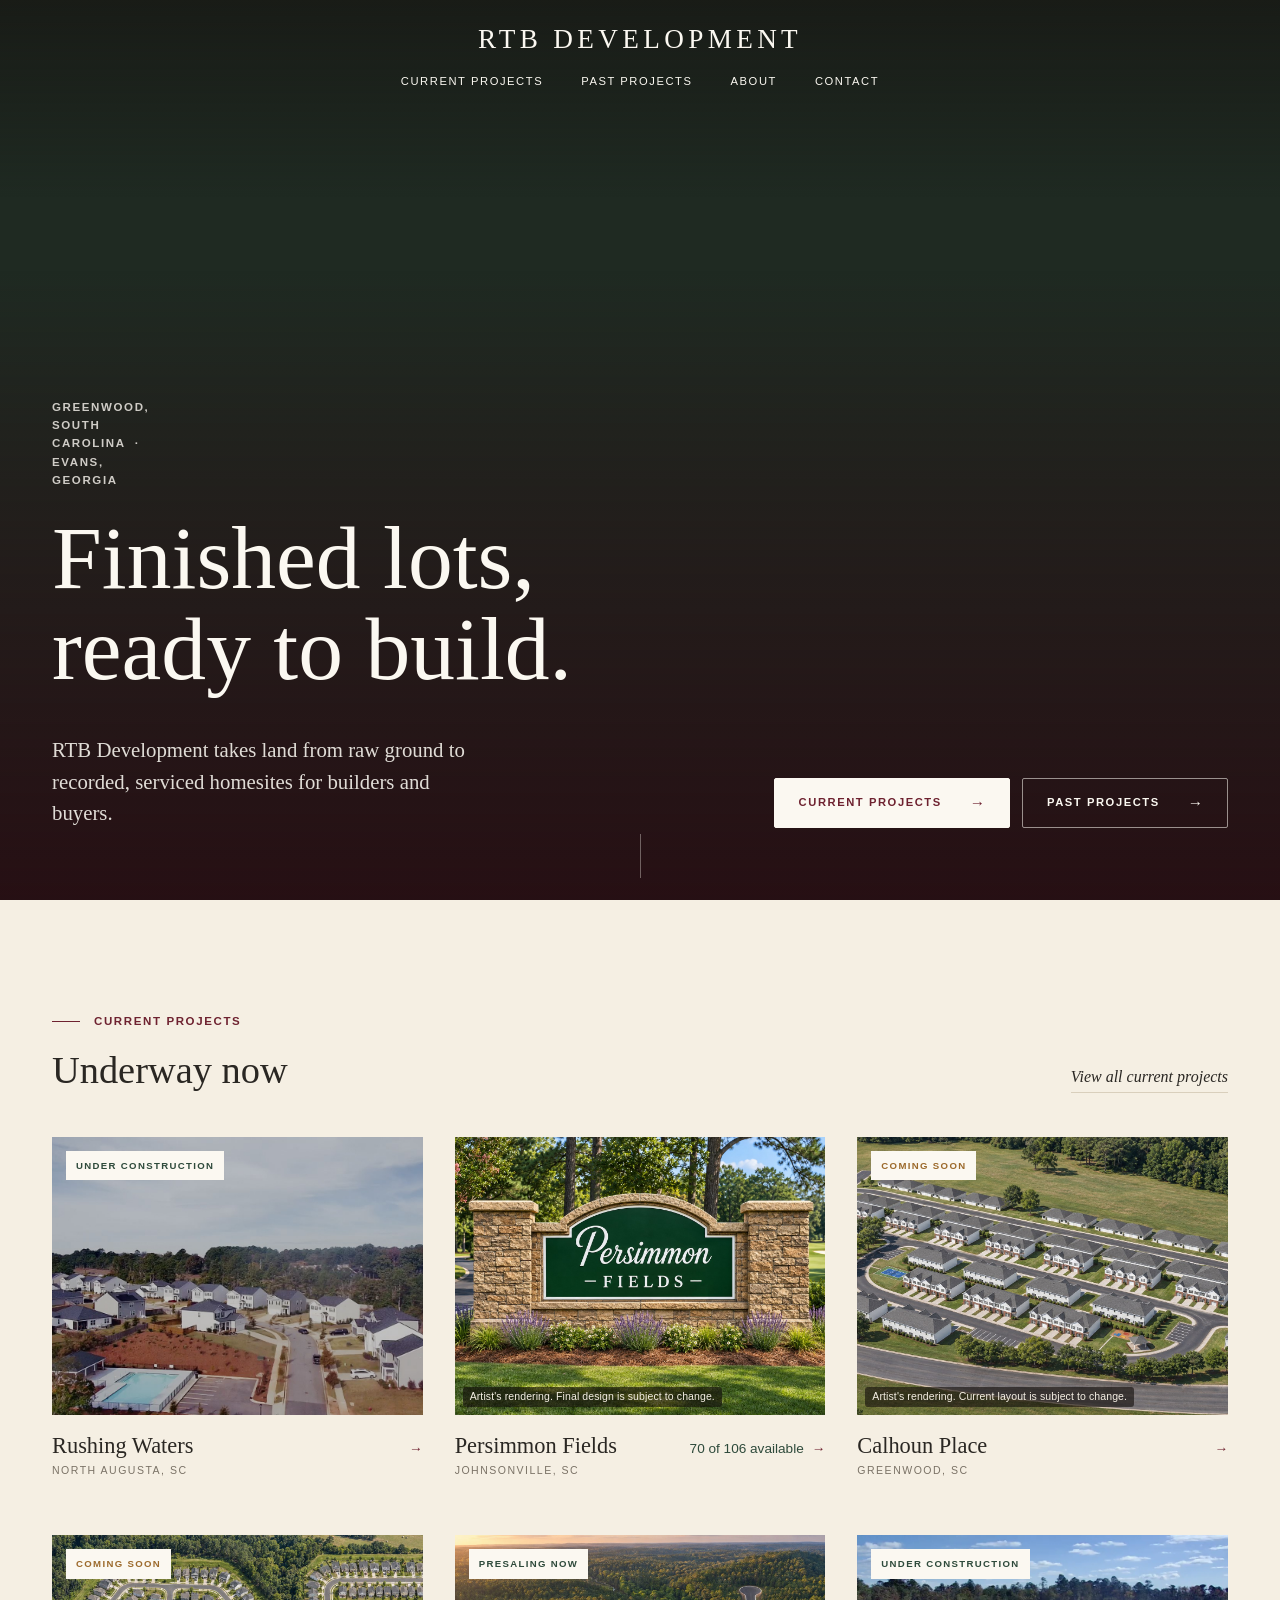
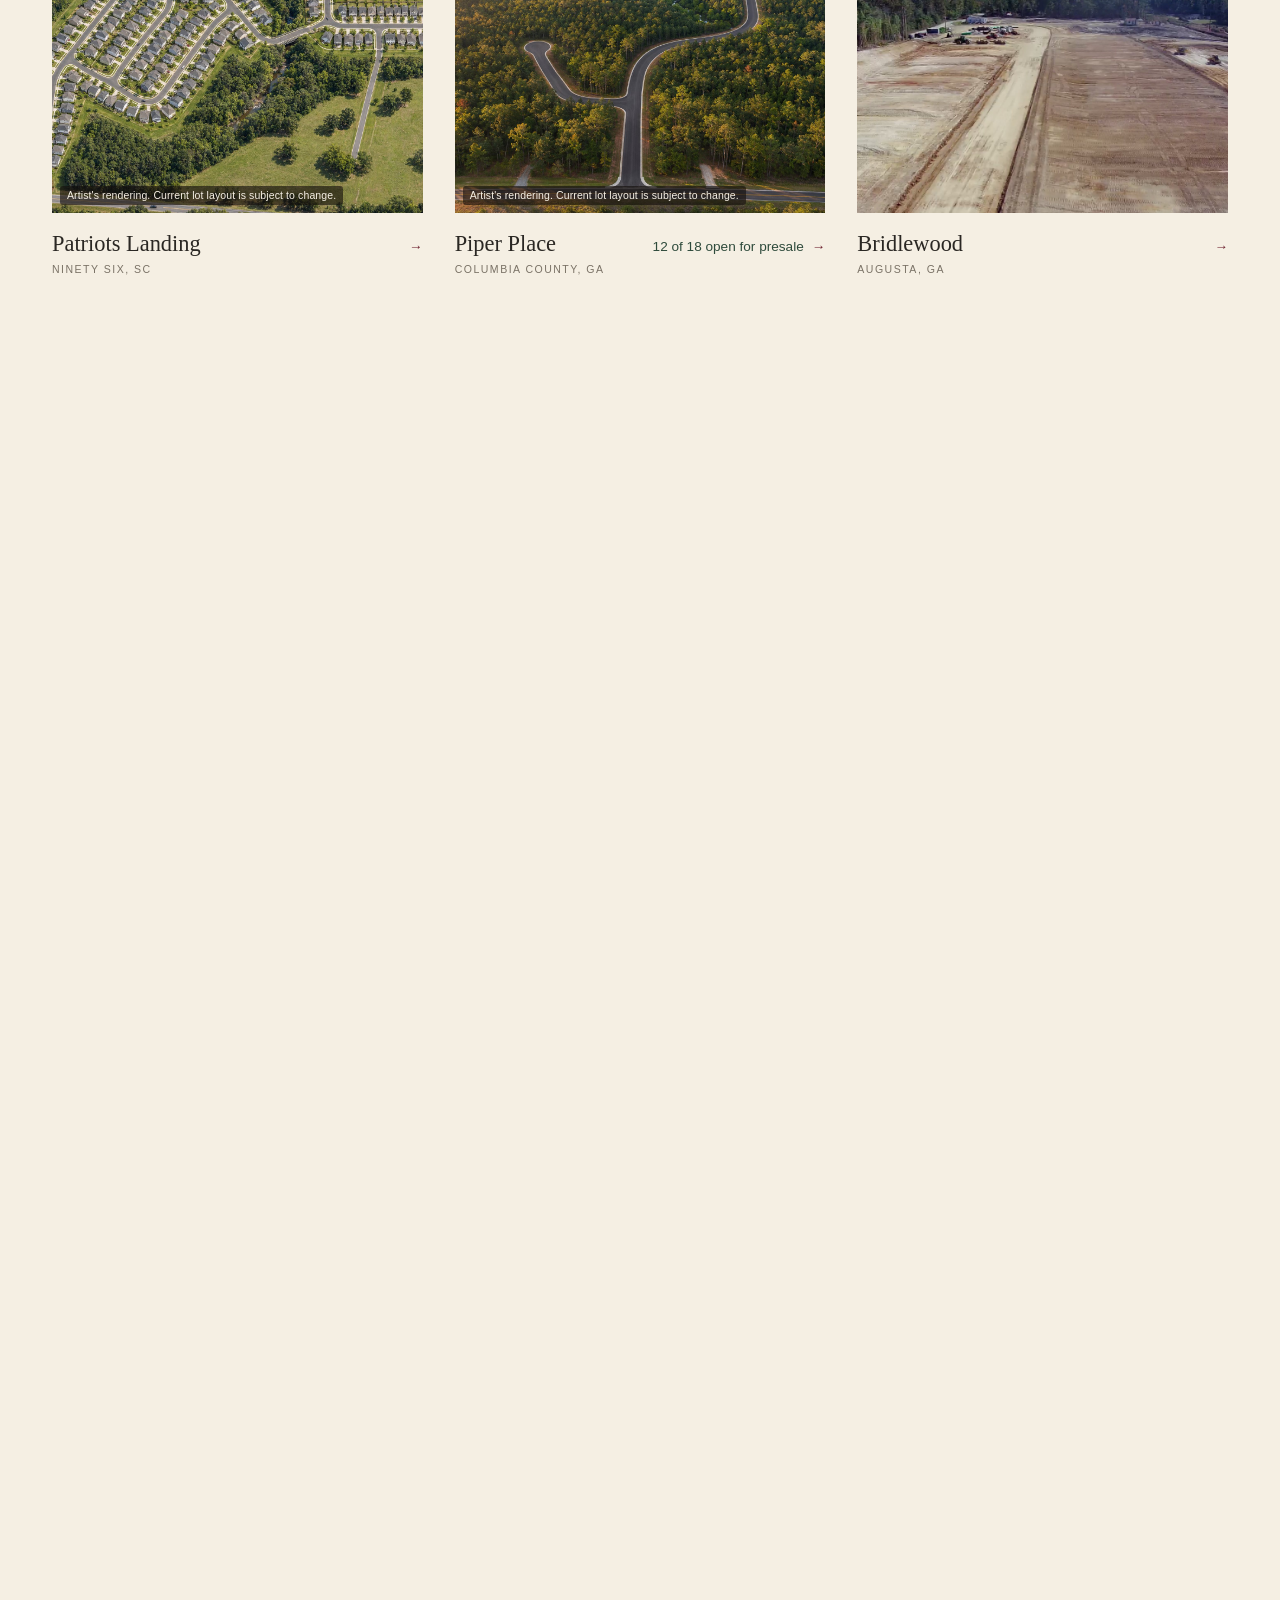
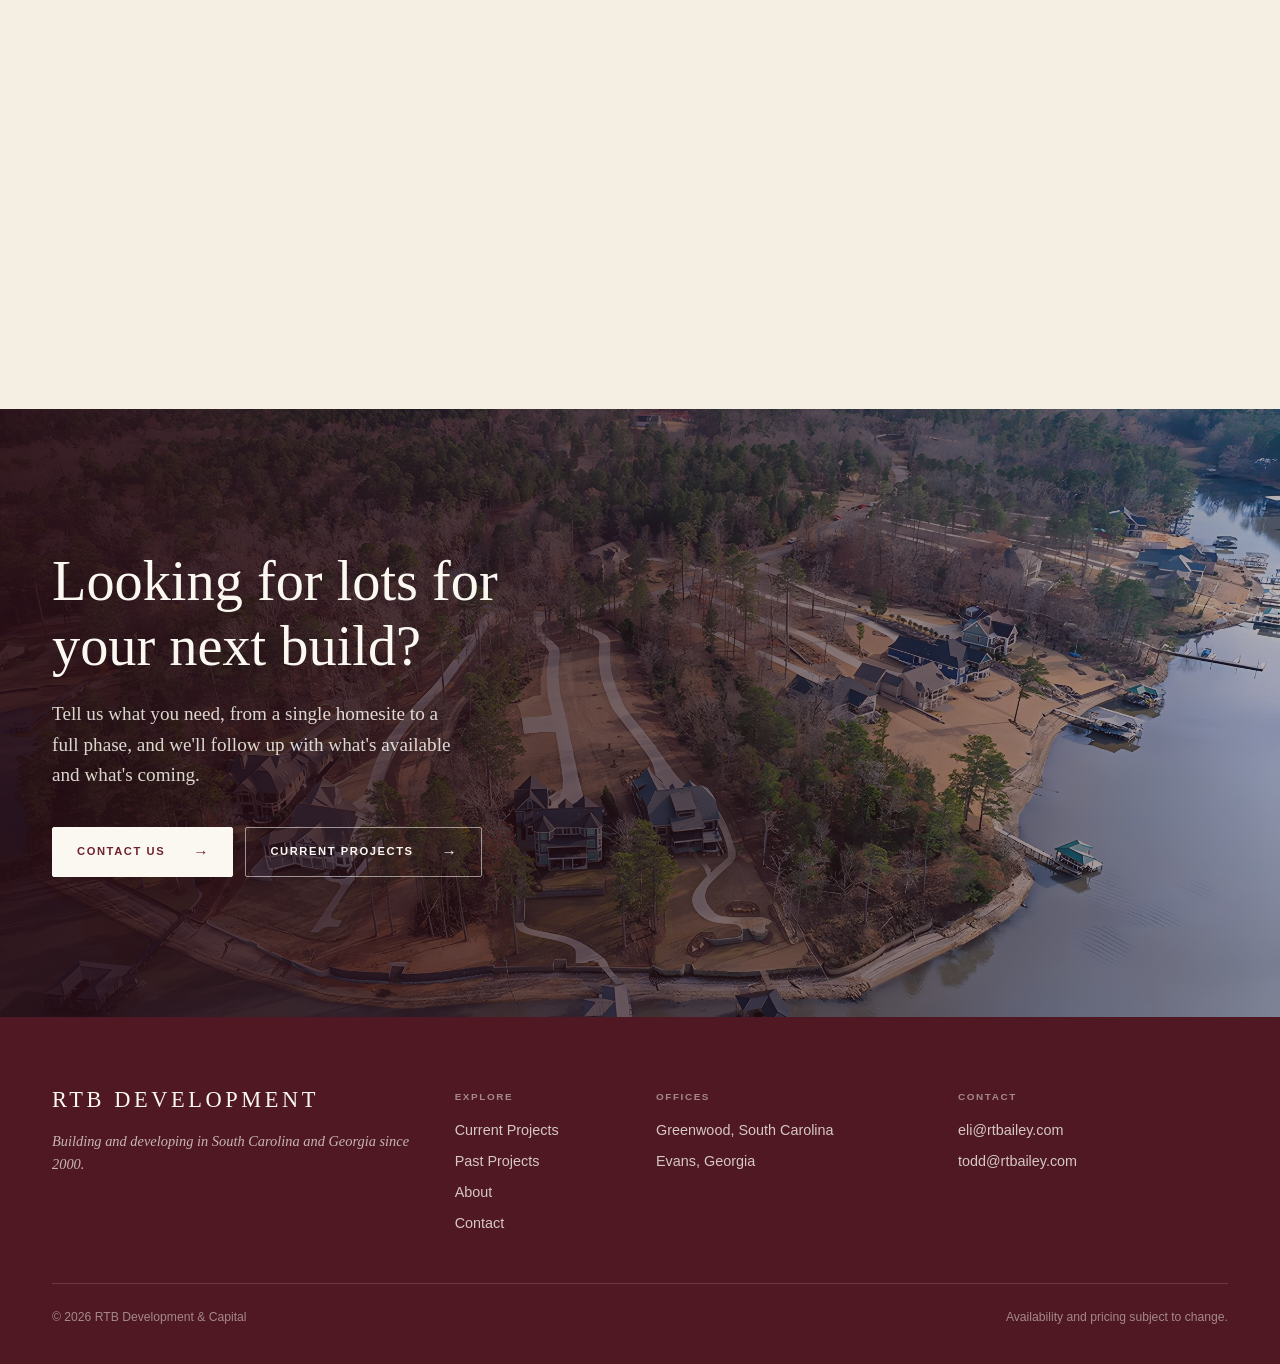
<file: index.html>
<!doctype html>
<html lang="en">
<head><meta name="robots" content="noindex, nofollow">
<meta charset="utf-8">
<meta http-equiv="Content-Security-Policy" content="default-src 'self'; script-src 'self' https://cdnjs.cloudflare.com; style-src 'self' 'unsafe-inline' https://fonts.googleapis.com https://cdnjs.cloudflare.com; font-src 'self' https://fonts.gstatic.com; img-src 'self' data: https://tile.openstreetmap.org; media-src 'self'; connect-src 'self'; object-src 'none'; base-uri 'self'; form-action 'self' mailto:; upgrade-insecure-requests">
<meta name="referrer" content="strict-origin-when-cross-origin">
<meta name="viewport" content="width=device-width, initial-scale=1">
<title>RTB Development · Build-ready homesites</title>
<meta name="description" content="Finished, build-ready homesites from RTB Development. Current lot inventory and past communities.">
<meta name="theme-color" content="#6e2230">
<link rel="icon" href="images/favicon.svg" type="image/svg+xml">
<link rel="preconnect" href="https://fonts.googleapis.com">
<link rel="preconnect" href="https://fonts.gstatic.com" crossorigin>
<link href="https://fonts.googleapis.com/css2?family=Libre+Caslon+Text:ital,wght@0,400;0,700;1,400&family=Libre+Franklin:wght@400;500;600&display=swap" rel="stylesheet">
<link rel="stylesheet" href="css/site.css?v=20261124l">
</head>
<body data-page="home">
<a class="skip" href="#main">Skip to content</a>
<header class="site-header"></header>
<main id="main">

<section class="hero" id="hero">
  <div class="hero-reel" id="hero-reel" aria-hidden="true"></div>
  <div class="wrap">
    <p class="where caps">Greenwood, South Carolina &nbsp;·&nbsp; Evans, Georgia</p>
    <h1>Finished lots, ready to build.</h1>
    <div class="hero-foot">
      <p>RTB Development takes land from raw ground to recorded, serviced homesites for builders and buyers.</p>
      <div class="actions">
        <a class="btn btn-light" href="inventory.html">Current projects</a>
        <a class="btn btn-ghost" href="projects.html">Past projects</a>
      </div>
    </div>
  </div>
  <span class="scroll-cue" aria-hidden="true"></span>
</section>

<section class="section">
  <div class="wrap">
    <div class="section-head reveal">
      <div><p class="kicker">Current projects</p><h2>Underway now</h2></div>
      <a class="text-link" href="inventory.html">View all current projects</a>
    </div>
    <div class="tiles" id="communities"></div>
  </div>
</section>

<section class="section">
  <div class="wrap">
    <div class="section-head reveal">
      <div><p class="kicker">Track record</p><h2>Past projects</h2></div>
      <a class="text-link" href="projects.html">View all past projects</a>
    </div>
    <div class="tiles" id="past"></div>
  </div>
</section>

<section class="section">
  <div class="wrap teaser">
    <div class="teaser-photo reveal" style="background-image:url('images/aerial-forest-road.jpg')" role="img" aria-label="Aerial view of a development in the pines"></div>
    <div class="teaser-body reveal">
      <p class="kicker">Our founder</p>
      <h2>Building since 2000. Developing since the mid-2000s.</h2>
      <p class="lede" id="teaser-text"></p>
      <p class="sig"><span id="teaser-name"></span><span>Founder</span></p>
      <a class="btn btn-line" href="about.html">About RTB</a>
    </div>
  </div>
</section>

<section class="closing" style="background-image:url('images/aerial-lake-lots.jpg')">
  <div class="wrap">
    <h2 class="reveal">Looking for lots for your next build?</h2>
    <p class="reveal">Tell us what you need, from a single homesite to a full phase, and we'll follow up with what's available and what's coming.</p>
    <div class="actions reveal">
      <a class="btn btn-light" href="contact.html">Contact us</a>
      <a class="btn btn-ghost" href="inventory.html">Current projects</a>
    </div>
  </div>
</section>
</main>
<footer class="site-footer"></footer>
<script src="data/inventory.js?v=20261124l"></script>
<script src="js/site.js?v=20261124l"></script>
<script src="js/pages.js?v=20261124l"></script>
</body>
</html>
</file>
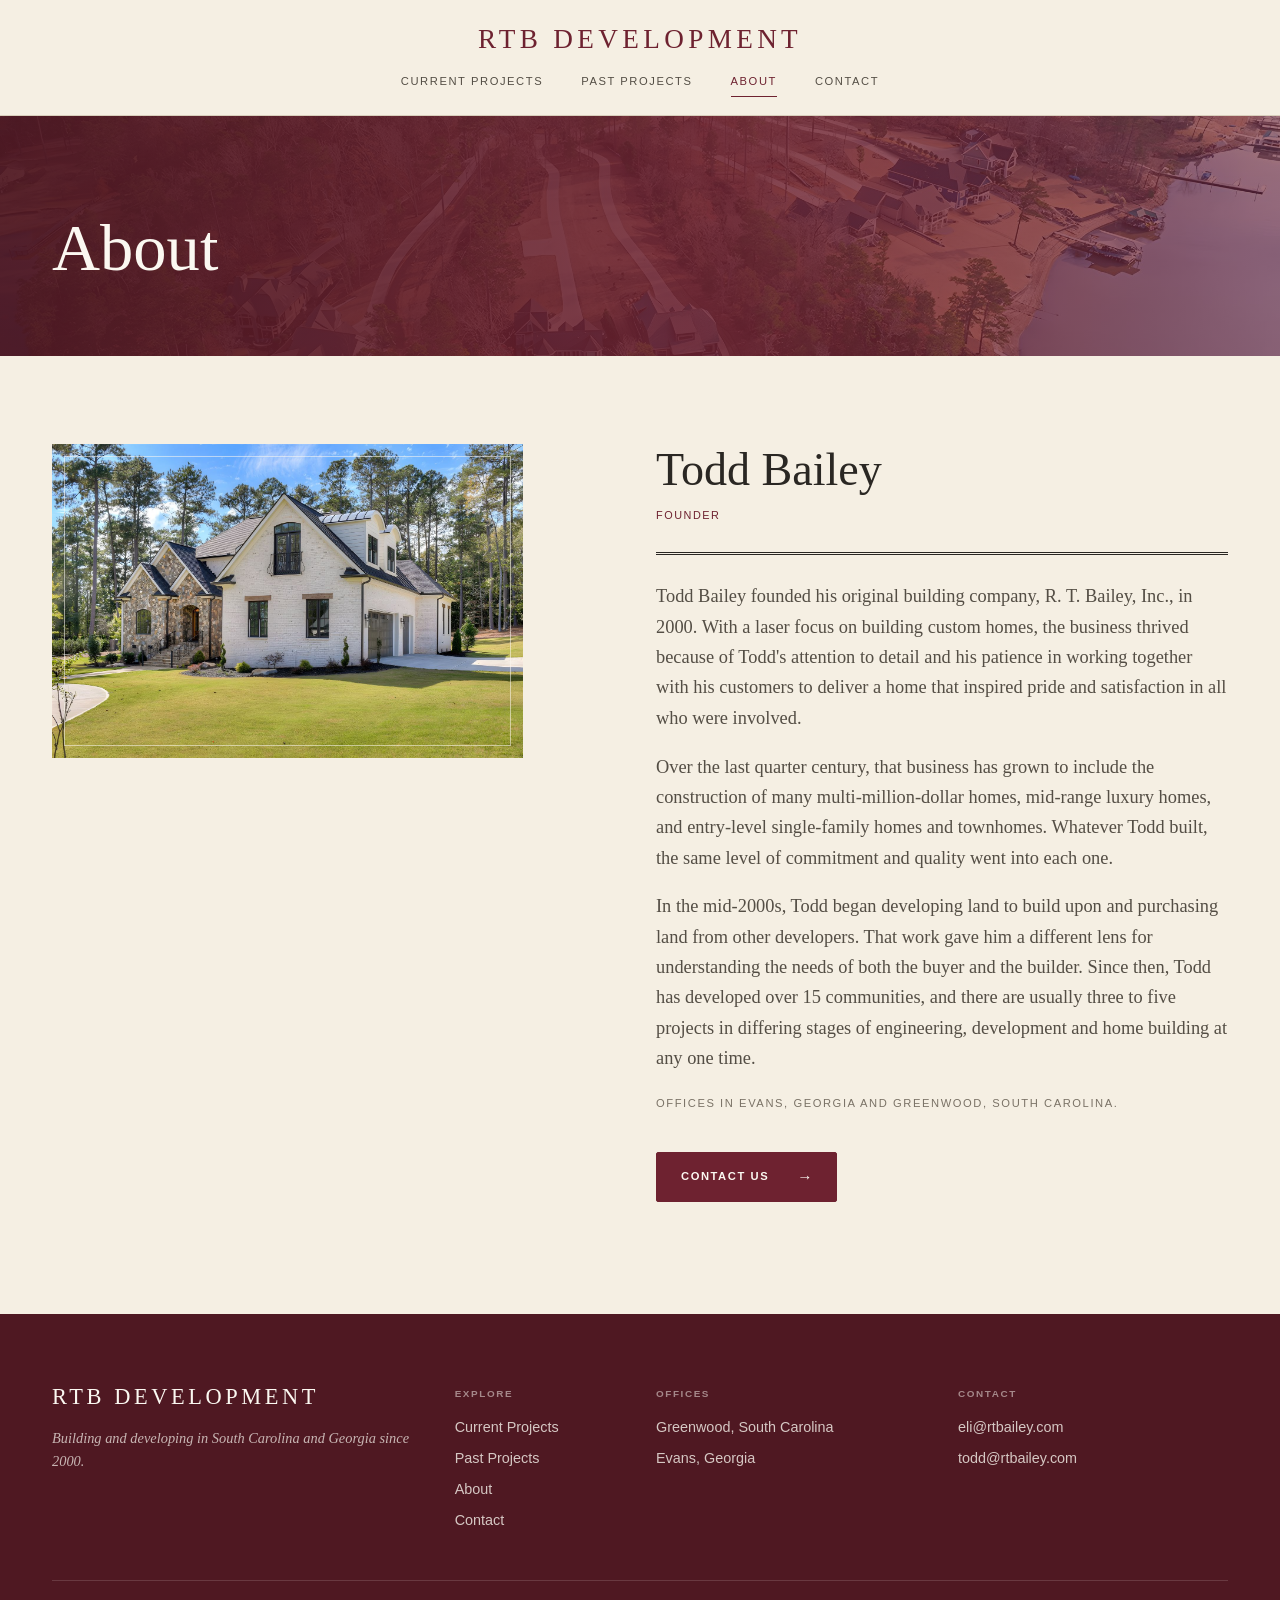
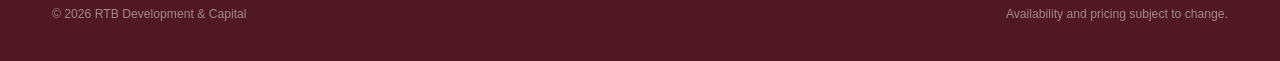
<file: about.html>
<!doctype html>
<html lang="en">
<head><meta name="robots" content="noindex, nofollow">
<meta charset="utf-8">
<meta http-equiv="Content-Security-Policy" content="default-src 'self'; script-src 'self' https://cdnjs.cloudflare.com; style-src 'self' 'unsafe-inline' https://fonts.googleapis.com https://cdnjs.cloudflare.com; font-src 'self' https://fonts.gstatic.com; img-src 'self' data: https://tile.openstreetmap.org; media-src 'self'; connect-src 'self'; object-src 'none'; base-uri 'self'; form-action 'self' mailto:; upgrade-insecure-requests">
<meta name="referrer" content="strict-origin-when-cross-origin">
<meta name="viewport" content="width=device-width, initial-scale=1">
<title>About · RTB Development</title>
<meta name="description" content="RTB Development acquires, entitles and develops residential land.">
<meta name="theme-color" content="#6e2230">
<link rel="icon" href="images/favicon.svg" type="image/svg+xml">
<link rel="preconnect" href="https://fonts.googleapis.com">
<link rel="preconnect" href="https://fonts.gstatic.com" crossorigin>
<link href="https://fonts.googleapis.com/css2?family=Libre+Caslon+Text:ital,wght@0,400;0,700;1,400&family=Libre+Franklin:wght@400;500;600&display=swap" rel="stylesheet">
<link rel="stylesheet" href="css/site.css?v=20261124l">
</head>
<body data-page="about">
<a class="skip" href="#main">Skip to content</a>
<header class="site-header"></header>
<main id="main">

<section class="page-head" style="background-image:url('images/aerial-lake-lots.jpg')">
  <div class="wrap row"><h1>About</h1></div>
</section>

<section class="section" style="padding-top:0">
  <div class="wrap founder">
    <div class="founder-photo" id="founder-photo"></div>
    <div class="founder-body">
      <h2 id="founder-name"></h2>
      <p class="label" id="founder-title"></p>
      <div class="prose" id="founder-bio"></div>
      <div style="margin-top:40px"><a class="btn" href="contact.html">Contact us</a></div>
    </div>
  </div>
</section>
</main>
<footer class="site-footer"></footer>
<script src="data/inventory.js?v=20261124l"></script>
<script src="js/site.js?v=20261124l"></script>
<script src="js/pages.js?v=20261124l"></script>
</body>
</html>
</file>
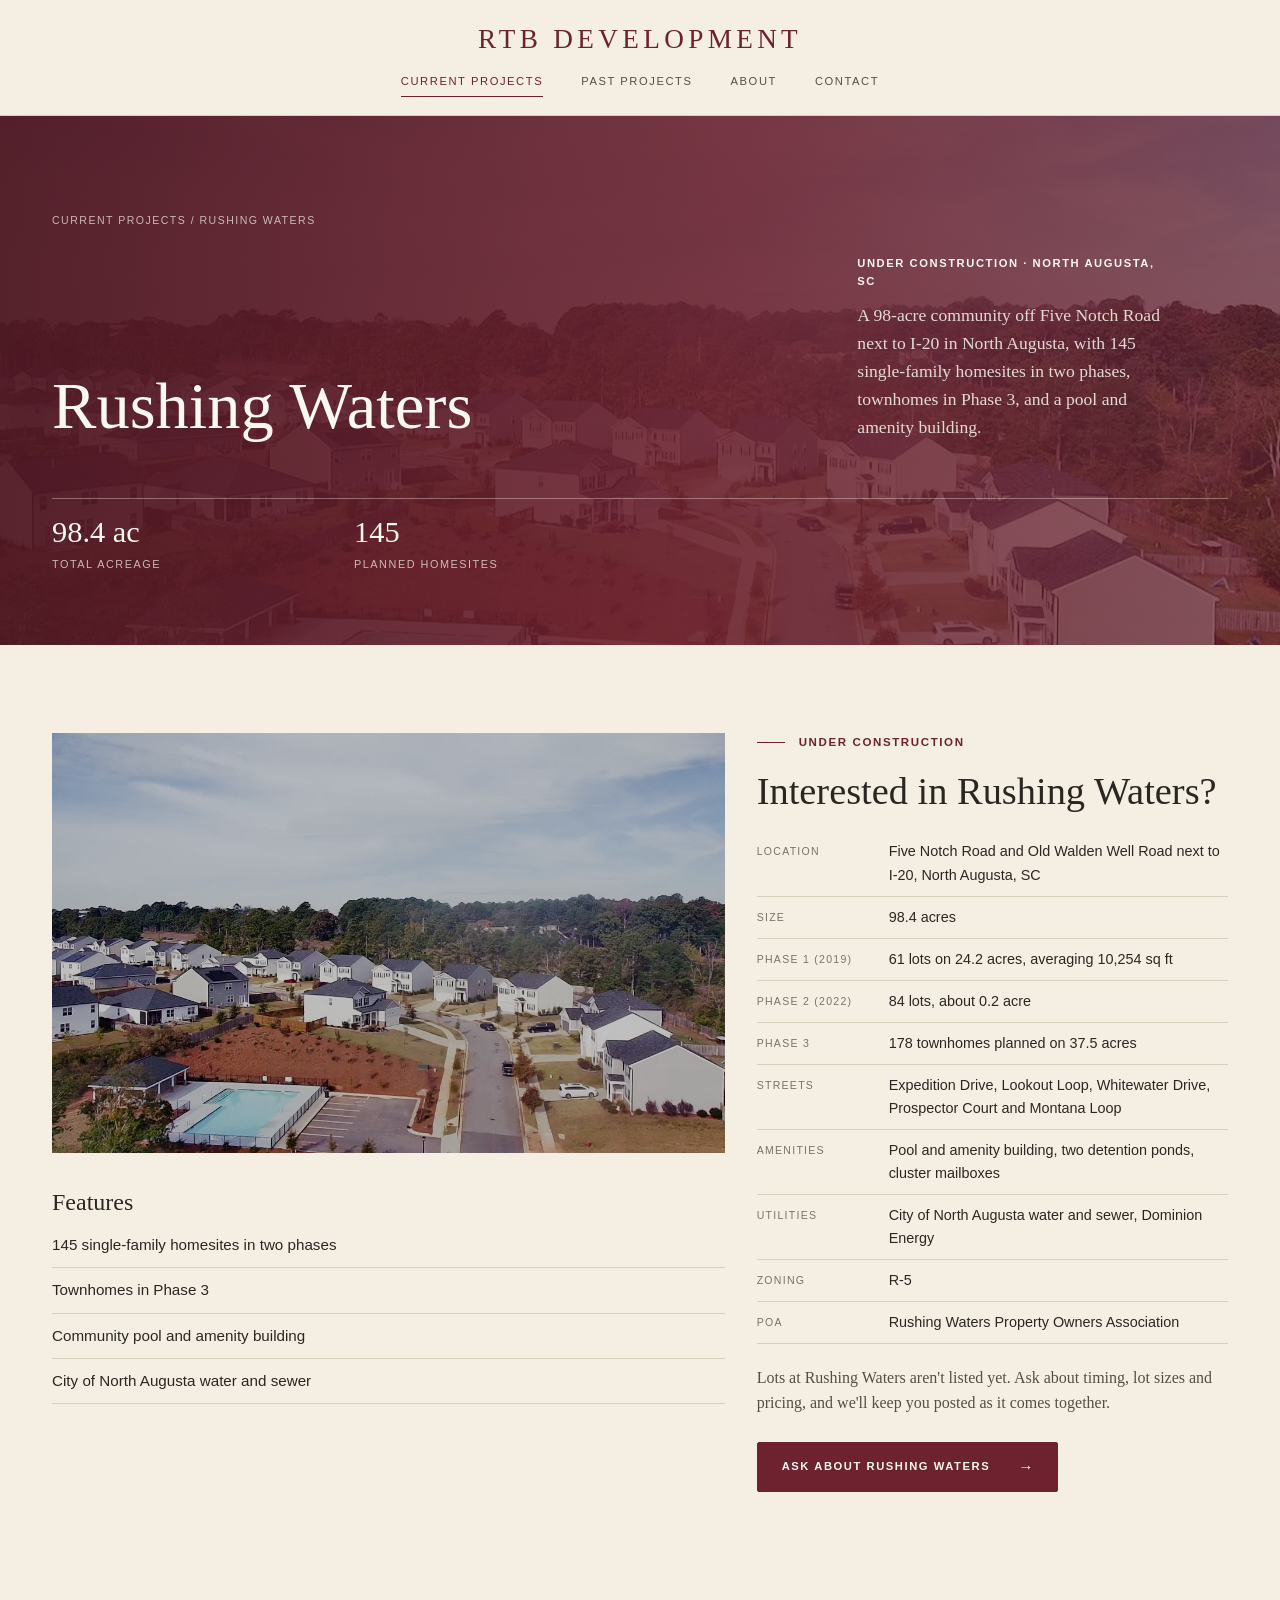
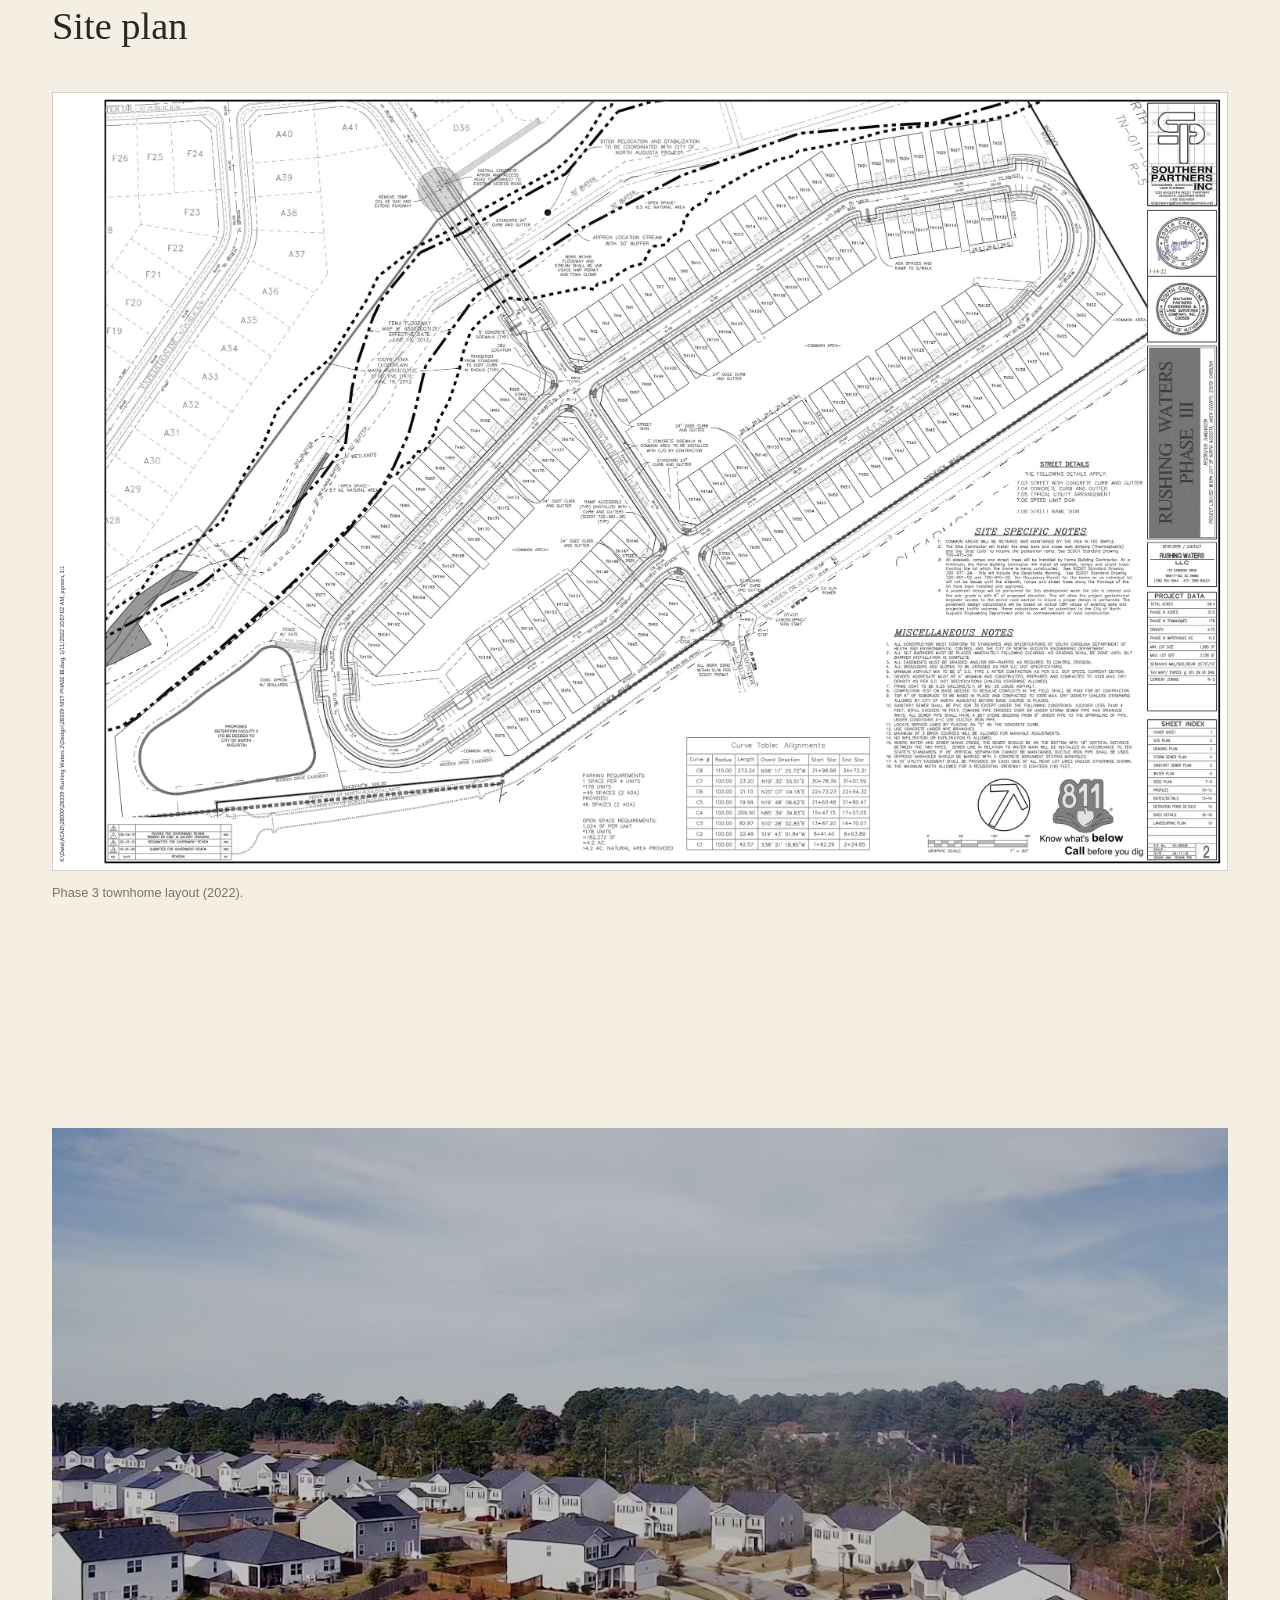
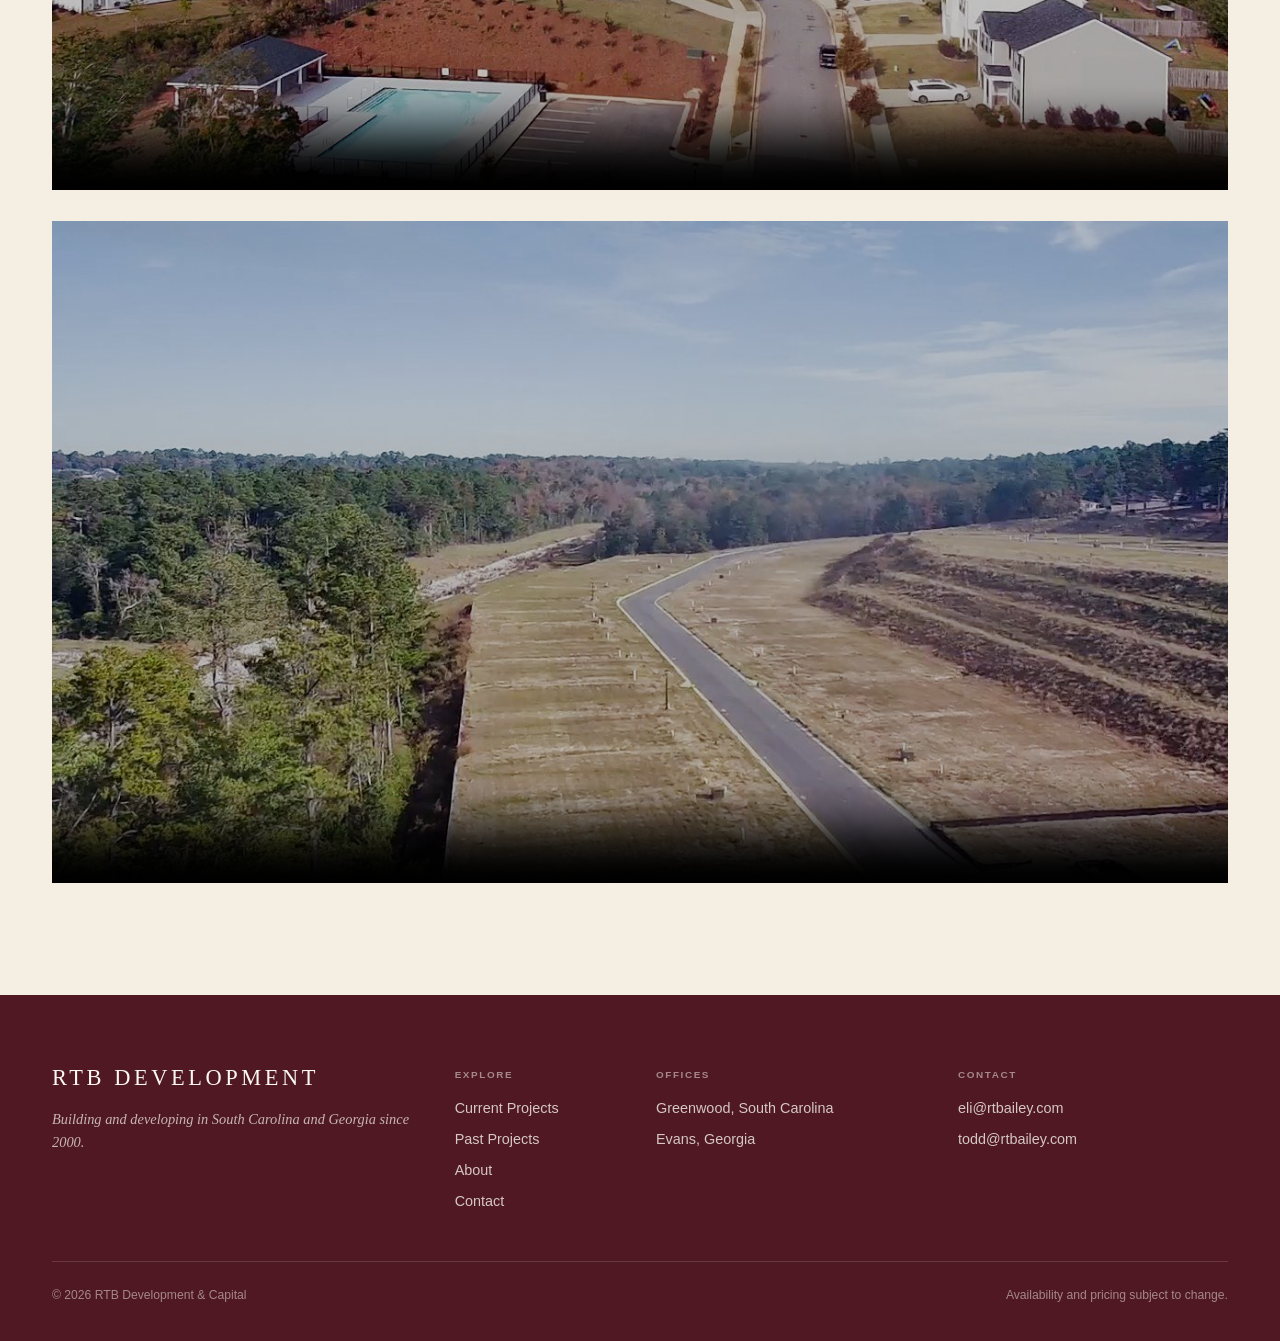
<file: community.html>
<!doctype html>
<html lang="en">
<head><meta name="robots" content="noindex, nofollow">
<meta charset="utf-8">
<meta http-equiv="Content-Security-Policy" content="default-src 'self'; script-src 'self' https://cdnjs.cloudflare.com; style-src 'self' 'unsafe-inline' https://fonts.googleapis.com https://cdnjs.cloudflare.com; font-src 'self' https://fonts.gstatic.com; img-src 'self' data: https://tile.openstreetmap.org; media-src 'self'; connect-src 'self'; object-src 'none'; base-uri 'self'; form-action 'self' mailto:; upgrade-insecure-requests">
<meta name="referrer" content="strict-origin-when-cross-origin">
<meta name="viewport" content="width=device-width, initial-scale=1">
<title>Community · RTB Development</title>
<meta name="description" content="Site plan, lot sizes, pricing and availability.">
<meta name="theme-color" content="#6e2230">
<link rel="icon" href="images/favicon.svg" type="image/svg+xml">
<link rel="preconnect" href="https://fonts.googleapis.com">
<link rel="preconnect" href="https://fonts.gstatic.com" crossorigin>
<link href="https://fonts.googleapis.com/css2?family=Libre+Caslon+Text:ital,wght@0,400;0,700;1,400&family=Libre+Franklin:wght@400;500;600&display=swap" rel="stylesheet">
<link rel="stylesheet" href="css/site.css?v=20261124l">
</head>
<body data-page="community">
<a class="skip" href="#main">Skip to content</a>
<header class="site-header"></header>
<main id="main">

<section class="page-head" style="background-image:url('images/aerial-lake-development.jpg')">
  <div class="wrap">
    <div class="crumbs"><a href="inventory.html">Current projects</a> / <span id="c-crumb"></span></div>
    <div class="row">
      <h1 id="c-name"></h1>
      <p class="aside" id="c-summary"></p>
    </div>
    <div class="facts" id="c-facts"></div>
  </div>
</section>

<section class="section" id="interest-section" style="padding-top:0" hidden>
  <div class="wrap project-cta">
    <div class="project-cta-media">
      <div id="interest-photo"></div>
      <div class="cta-features" id="features-section">
        <h3>Features</h3>
        <ul class="plain-list" id="c-features"></ul>
        <div id="c-plat"></div>
      </div>
    </div>
    <div class="project-cta-body">
      <p class="kicker" id="interest-kicker"></p>
      <h2 id="interest-title"></h2>
      <dl class="detail-list overview-details" id="ov-details" hidden></dl>
      <p class="lede" id="interest-text"></p>
      <a class="btn" id="interest-btn" href="contact.html">Ask about this project</a>
    </div>
  </div>
</section>

<section class="section" id="where-section" style="padding-top:0" hidden>
  <div class="wrap where">
    <div class="where-map" id="c-map" role="img"></div>
    <div class="where-body">
      <p class="kicker">Location</p>
      <h2 id="where-title">Where it is</h2>
      <p class="lede" id="where-text"></p>
      <ul class="where-list" id="where-list"></ul>
      <p class="plan-note" id="where-note"></p>
    </div>
  </div>
</section>

<section class="section" id="layout-section" style="padding-top:0" hidden>
  <div class="wrap">
    <div class="section-head"><h2>Site plan</h2></div>
    <a class="layout-plan" id="layout-link" href="#" target="_blank" rel="noopener"><img id="layout-img" alt="" loading="lazy"></a>
    <p class="plan-note" id="layout-note"></p>
  </div>
</section>


<section id="plan-section">
  <div class="wrap plan-grid" id="plan-grid">
    <div class="plan">
      <div class="plan-bar"><h3>Site plan</h3><div class="legend" id="c-legend"></div></div>
      <div id="c-plan"></div>
      <p class="plan-note">Illustrative, not to scale. The recorded plat governs.</p>
    </div>
    <aside class="detail" id="lot-detail" aria-live="polite"></aside>
  </div>
</section>

<section class="section" id="gallery-section" hidden>
  <div class="wrap"><div class="gallery" id="gallery"></div></div>
</section>

<section class="section" id="lots-section">
  <div class="wrap">
    <div class="section-head"><h2>Lots</h2></div>
    <div class="table-wrap">
      <table class="lots">
        <thead><tr>
          <th><button data-sort="lot">Lot</button></th>
          <th class="col-comm"></th>
          <th class="num"><button data-sort="acres">Size</button></th>
          <th class="num col-front"><button data-sort="frontage">Frontage</button></th>
          <th class="num"><button data-sort="price">Price</button></th>
          <th><button data-sort="status">Status</button></th>
        </tr></thead>
        <tbody id="lot-rows"></tbody>
      </table>
    </div>
  </div>
</section>


</main>
<footer class="site-footer"></footer>
<script src="data/inventory.js?v=20261124l"></script>
<script src="js/site.js?v=20261124l"></script>
<script src="js/pages.js?v=20261124l"></script>
</body>
</html>
</file>
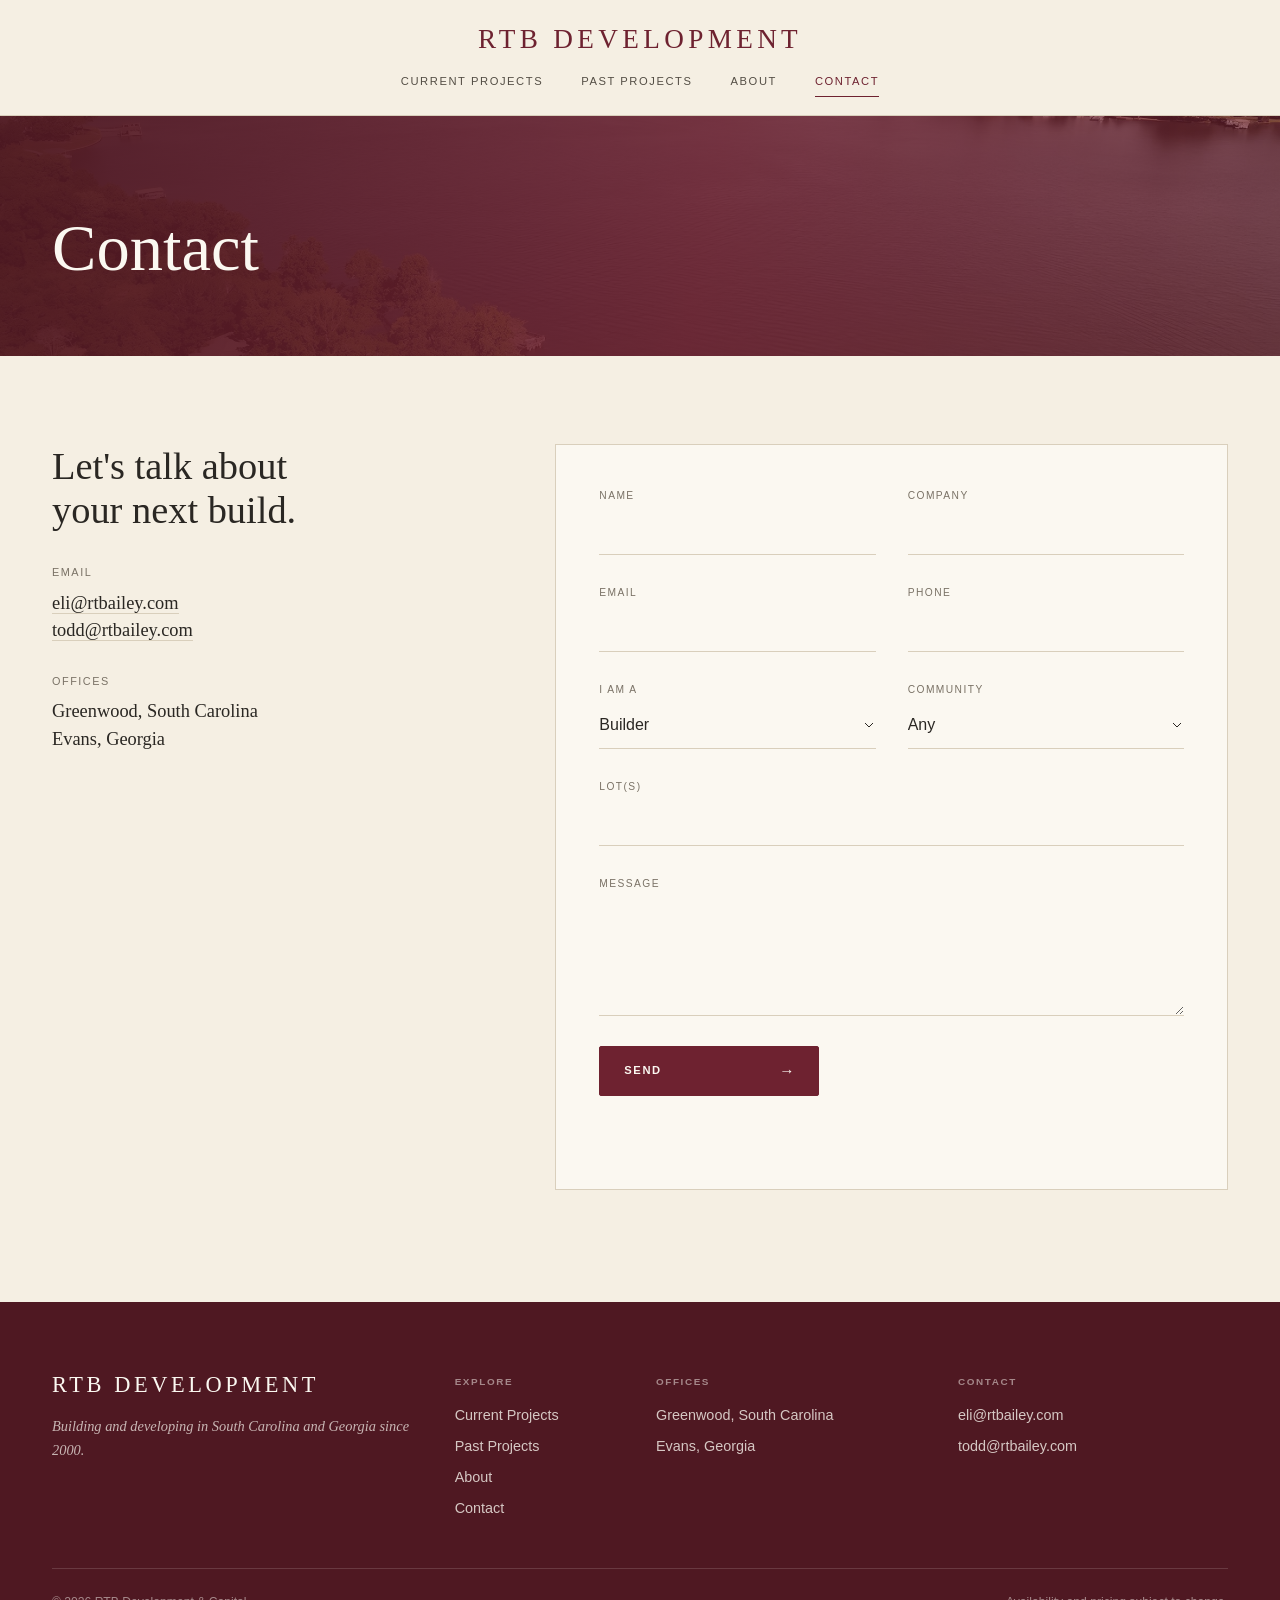
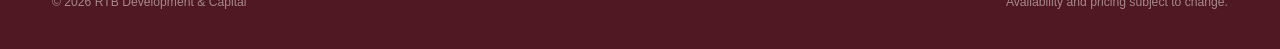
<file: contact.html>
<!doctype html>
<html lang="en">
<head><meta name="robots" content="noindex, nofollow">
<meta charset="utf-8">
<meta http-equiv="Content-Security-Policy" content="default-src 'self'; script-src 'self' https://cdnjs.cloudflare.com; style-src 'self' 'unsafe-inline' https://fonts.googleapis.com https://cdnjs.cloudflare.com; font-src 'self' https://fonts.gstatic.com; img-src 'self' data: https://tile.openstreetmap.org; media-src 'self'; connect-src 'self'; object-src 'none'; base-uri 'self'; form-action 'self' mailto:; upgrade-insecure-requests">
<meta name="referrer" content="strict-origin-when-cross-origin">
<meta name="viewport" content="width=device-width, initial-scale=1">
<title>Contact · RTB Development</title>
<meta name="description" content="Ask RTB Development about lot availability, pricing and plats.">
<meta name="theme-color" content="#6e2230">
<link rel="icon" href="images/favicon.svg" type="image/svg+xml">
<link rel="preconnect" href="https://fonts.googleapis.com">
<link rel="preconnect" href="https://fonts.gstatic.com" crossorigin>
<link href="https://fonts.googleapis.com/css2?family=Libre+Caslon+Text:ital,wght@0,400;0,700;1,400&family=Libre+Franklin:wght@400;500;600&display=swap" rel="stylesheet">
<link rel="stylesheet" href="css/site.css?v=20261124l">
</head>
<body data-page="contact">
<a class="skip" href="#main">Skip to content</a>
<header class="site-header"></header>
<main id="main">

<section class="page-head" style="background-image:url('images/aerial-lake.jpg')">
  <div class="wrap row"><h1>Contact</h1></div>
</section>

<section class="section" style="padding-top:0">
  <div class="wrap contact-grid">
    <div class="contact-info">
      <h2>Let's talk about your next build.</h2>
      <dl>
        <div><dt class="label">Email</dt><dd id="c-emails"></dd></div>
        <div><dt class="label">Offices</dt><dd id="c-offices"></dd></div>
        <div id="c-phone-row" hidden><dt class="label">Phone</dt><dd id="c-phone"></dd></div>
      </dl>
    </div>
    <form class="form" id="contact-form">
      <div class="form-row">
        <div class="field"><label for="f-name">Name</label><input id="f-name" name="name" required autocomplete="name"></div>
        <div class="field"><label for="f-company">Company</label><input id="f-company" name="company" autocomplete="organization"></div>
      </div>
      <div class="form-row">
        <div class="field"><label for="f-email">Email</label><input id="f-email" name="email" type="email" required autocomplete="email"></div>
        <div class="field"><label for="f-phone">Phone</label><input id="f-phone" name="phone" type="tel" autocomplete="tel"></div>
      </div>
      <div class="form-row">
        <div class="field"><label for="f-role">I am a</label>
          <select id="f-role" name="role"><option>Builder</option><option>Individual buyer</option><option>Broker / agent</option><option>Other</option></select>
        </div>
        <div class="field"><label for="f-community">Community</label><select id="f-community" name="community"></select></div>
      </div>
      <div class="field"><label for="f-lot">Lot(s)</label><input id="f-lot" name="lot"></div>
      <div class="field"><label for="f-message">Message</label><textarea id="f-message" name="message" required></textarea></div>
      <button class="btn" type="submit">Send</button>
      <div class="form-status" id="form-status" role="status"></div>
    </form>
  </div>
</section>
</main>
<footer class="site-footer"></footer>
<script src="data/inventory.js?v=20261124l"></script>
<script src="js/site.js?v=20261124l"></script>
<script src="js/pages.js?v=20261124l"></script>
</body>
</html>
</file>
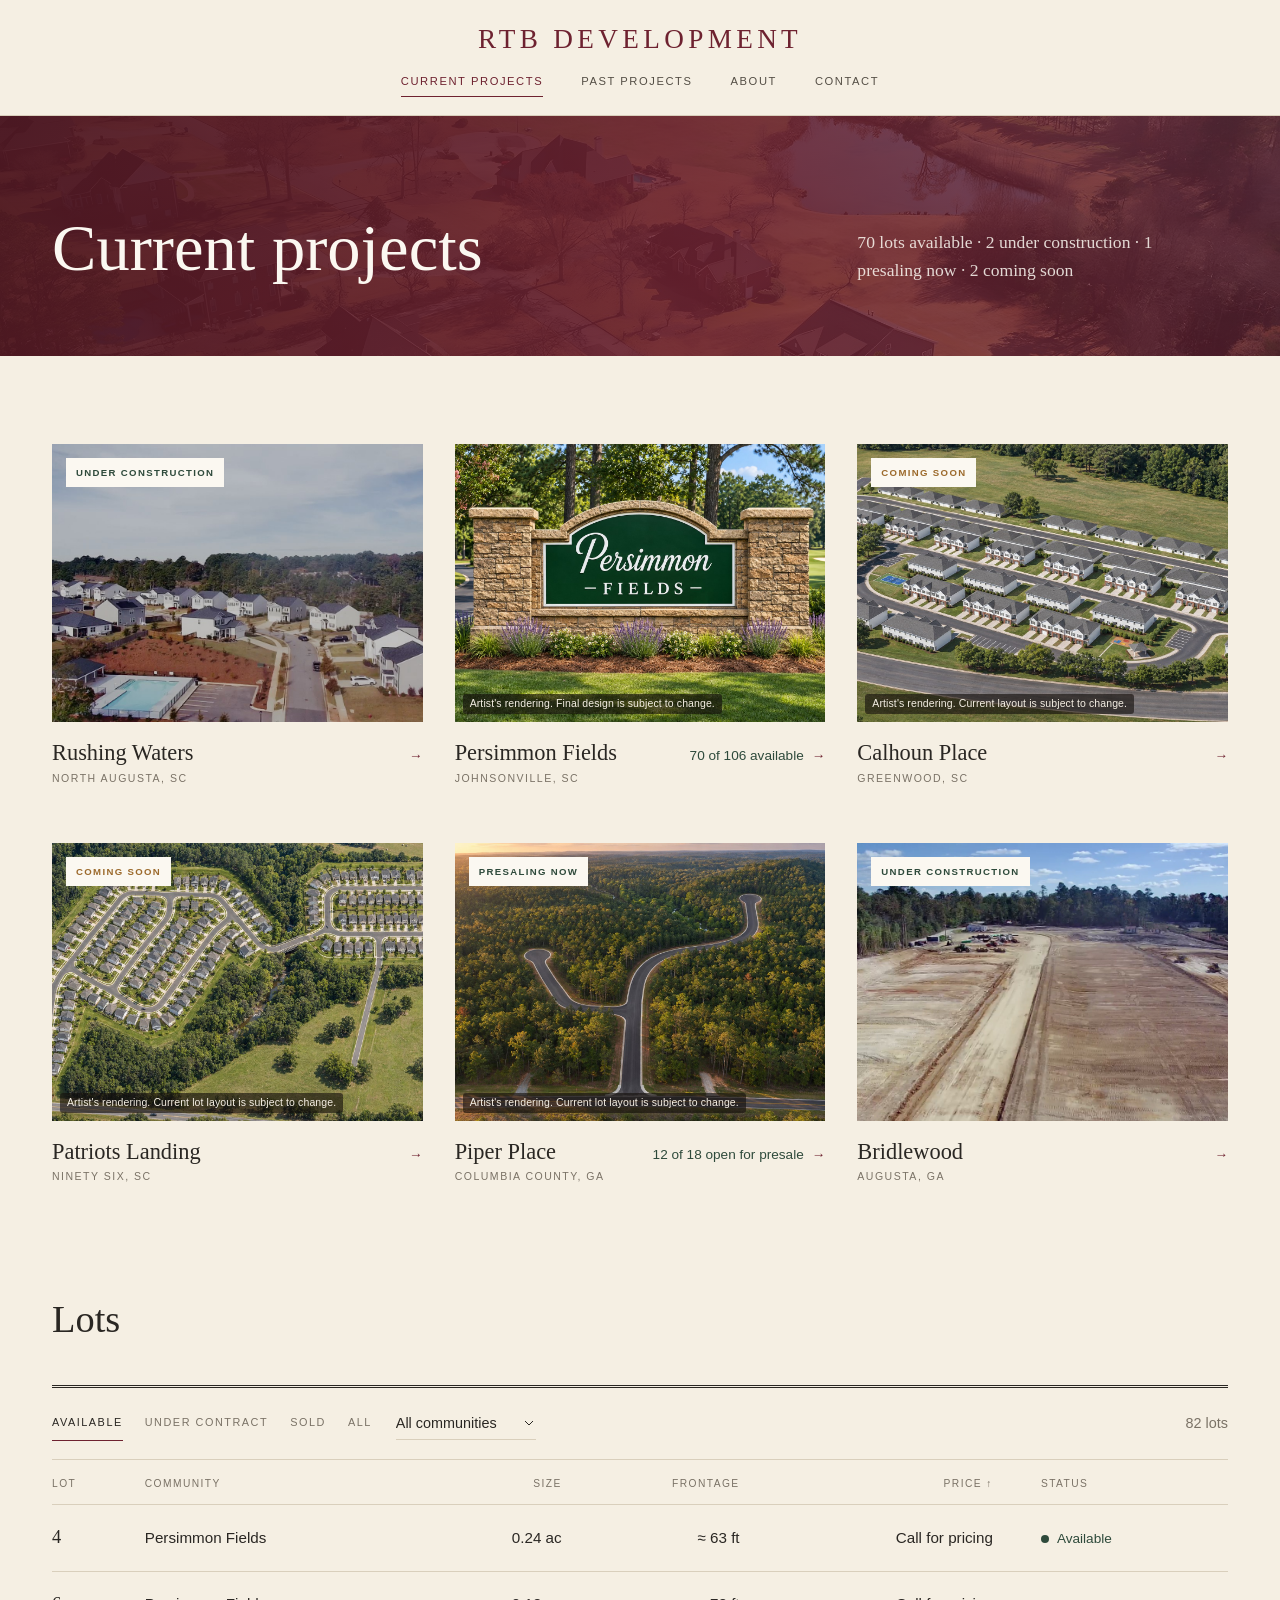
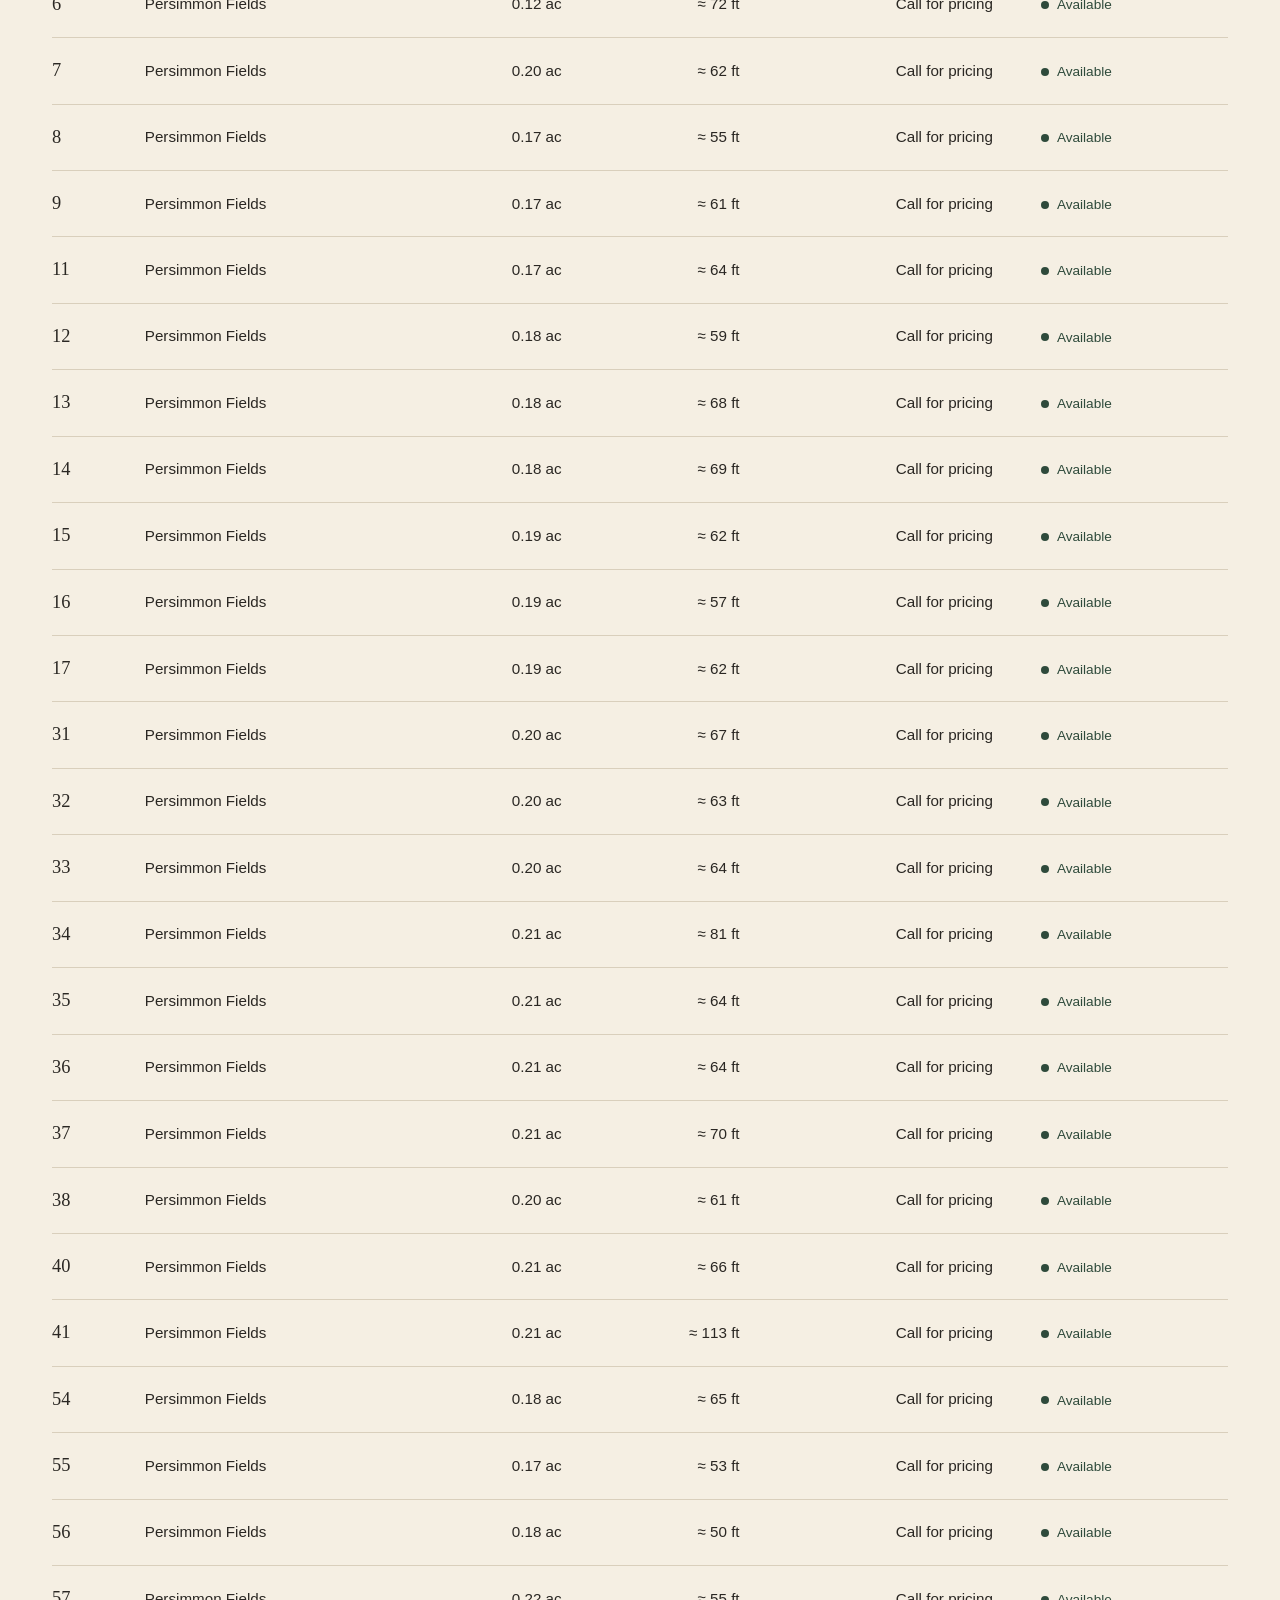
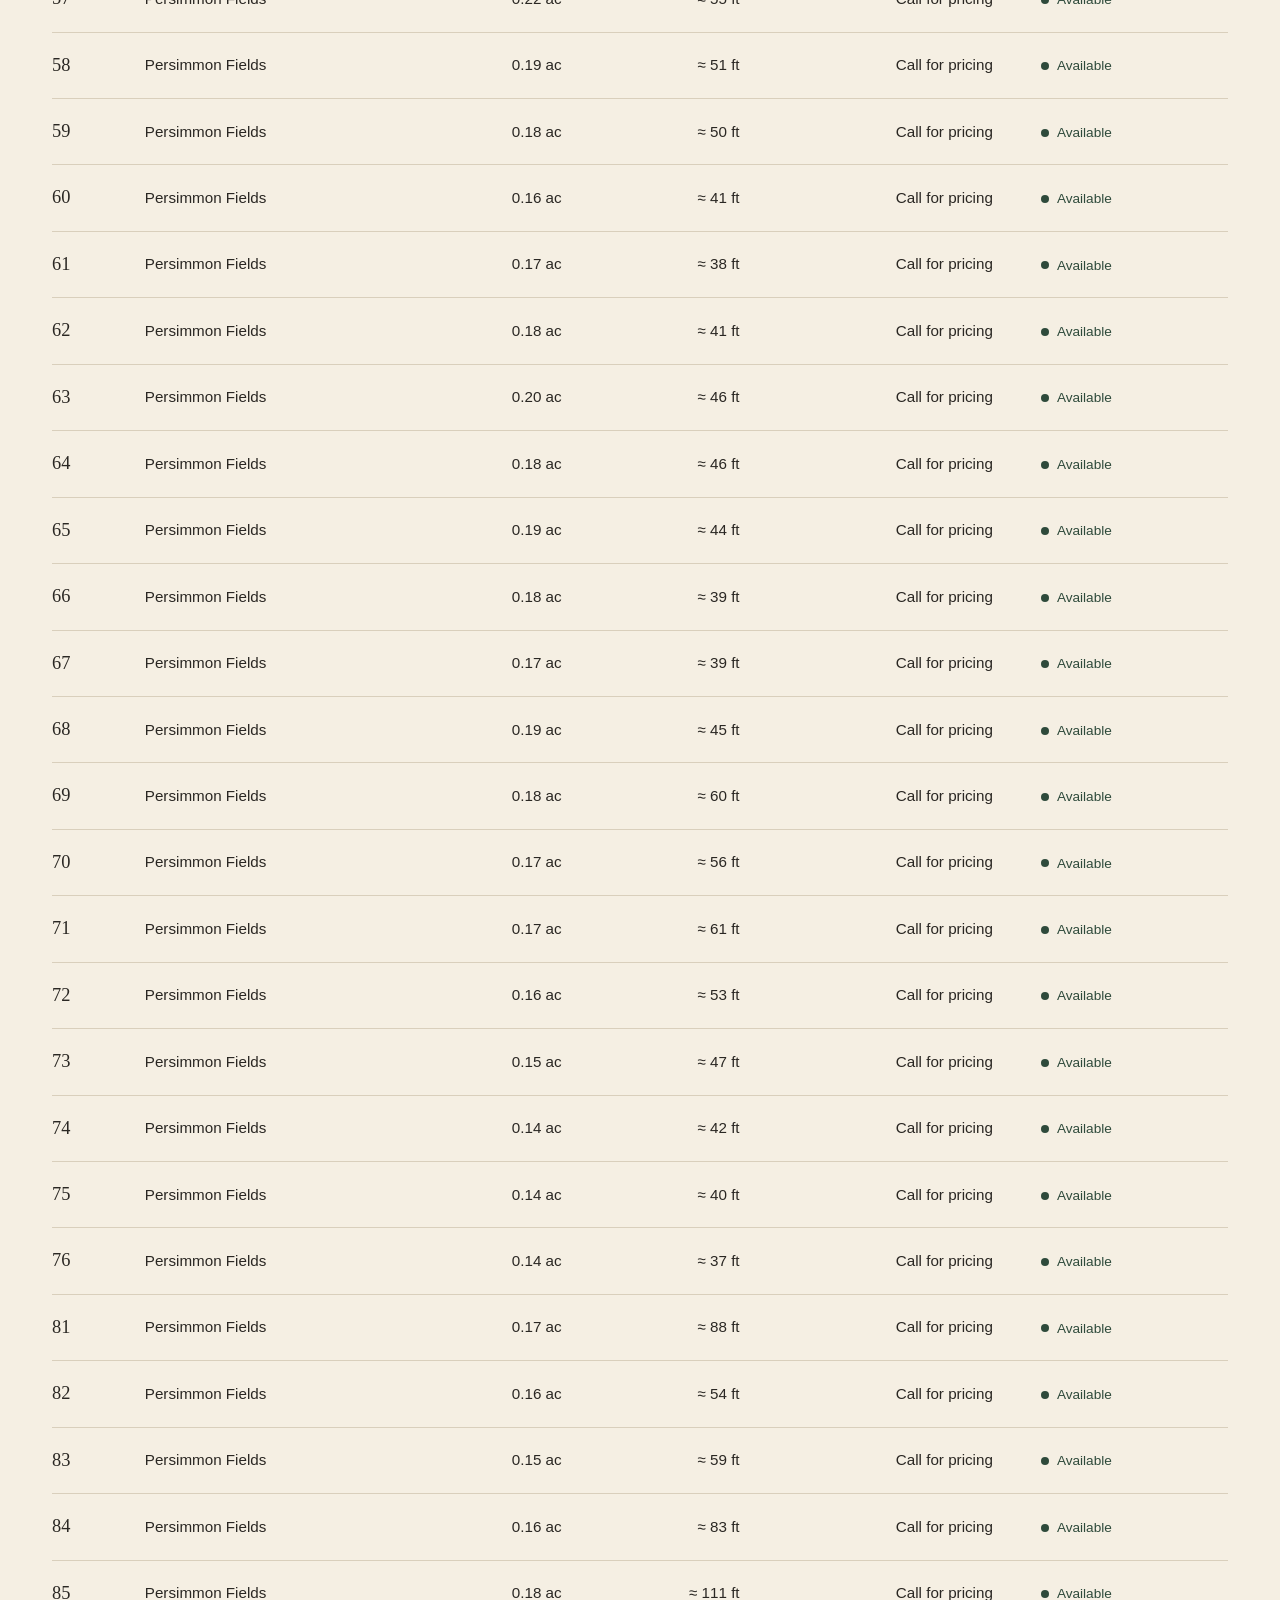
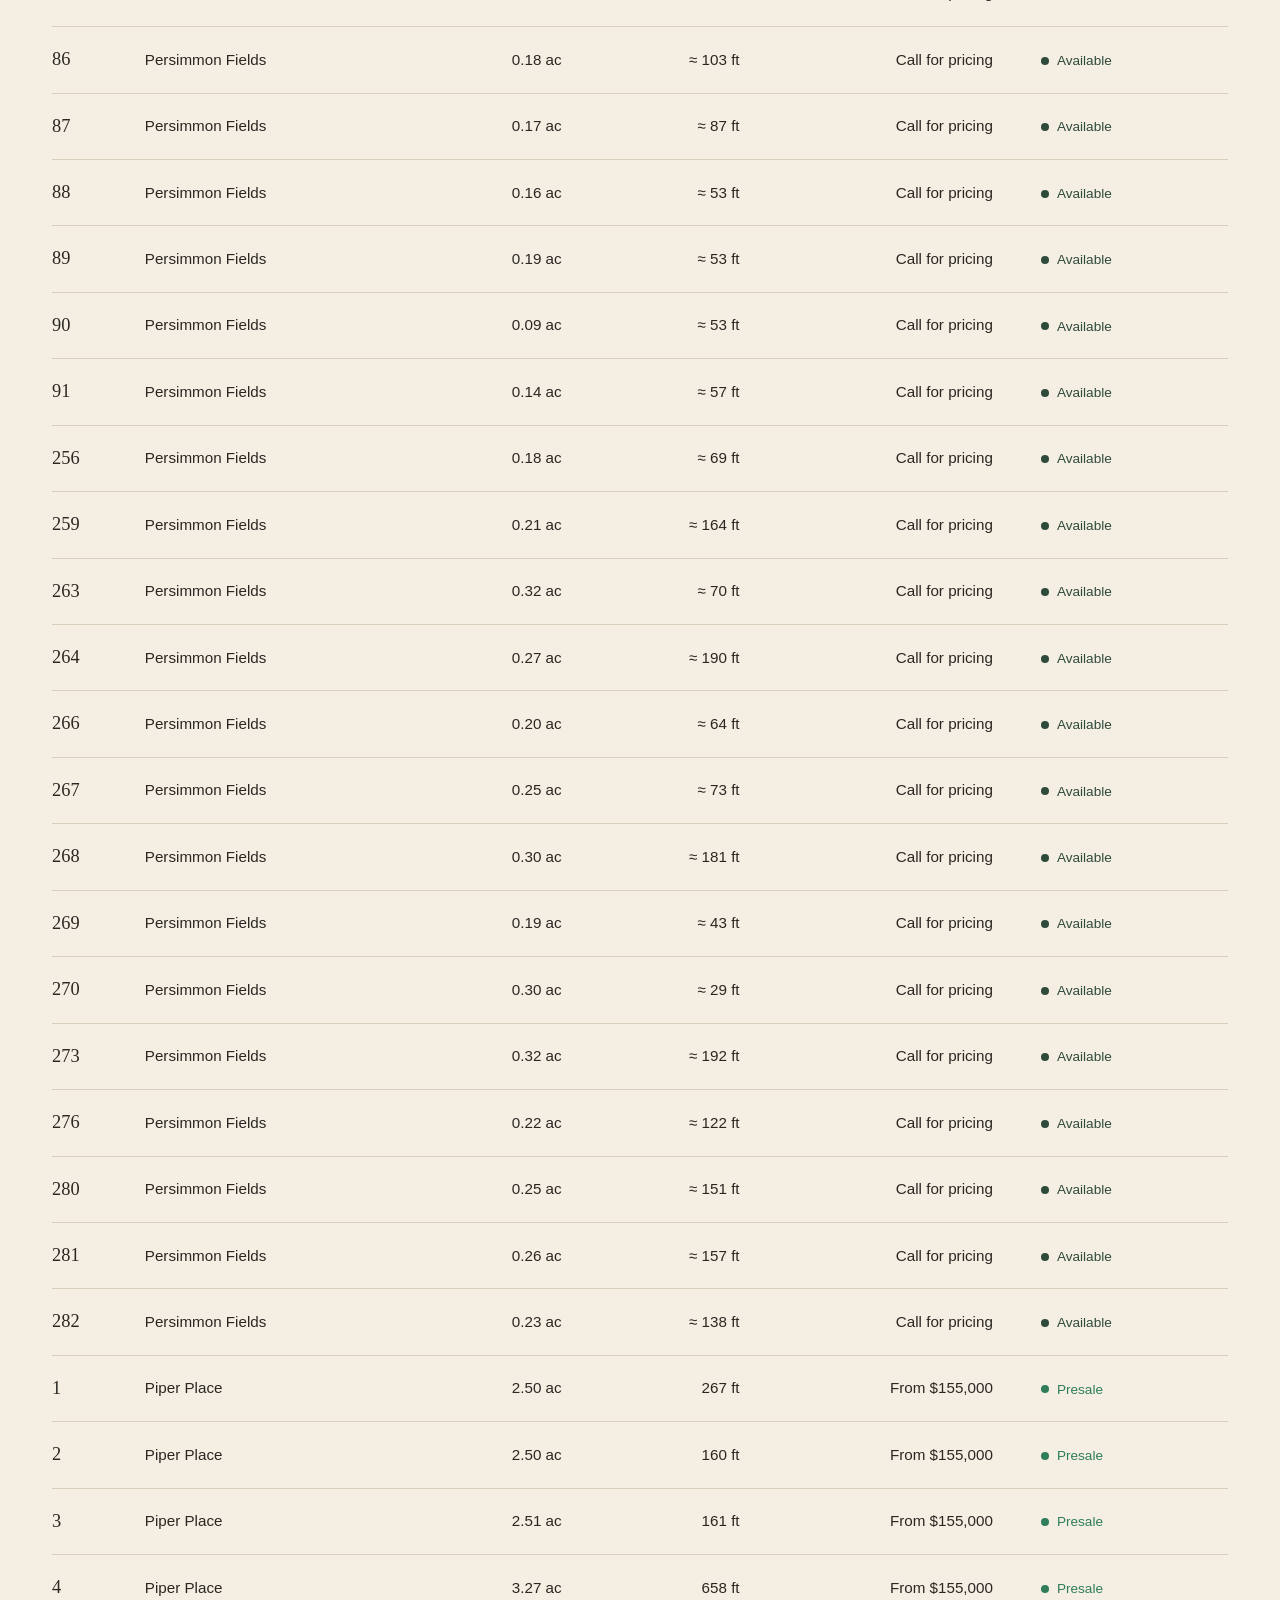
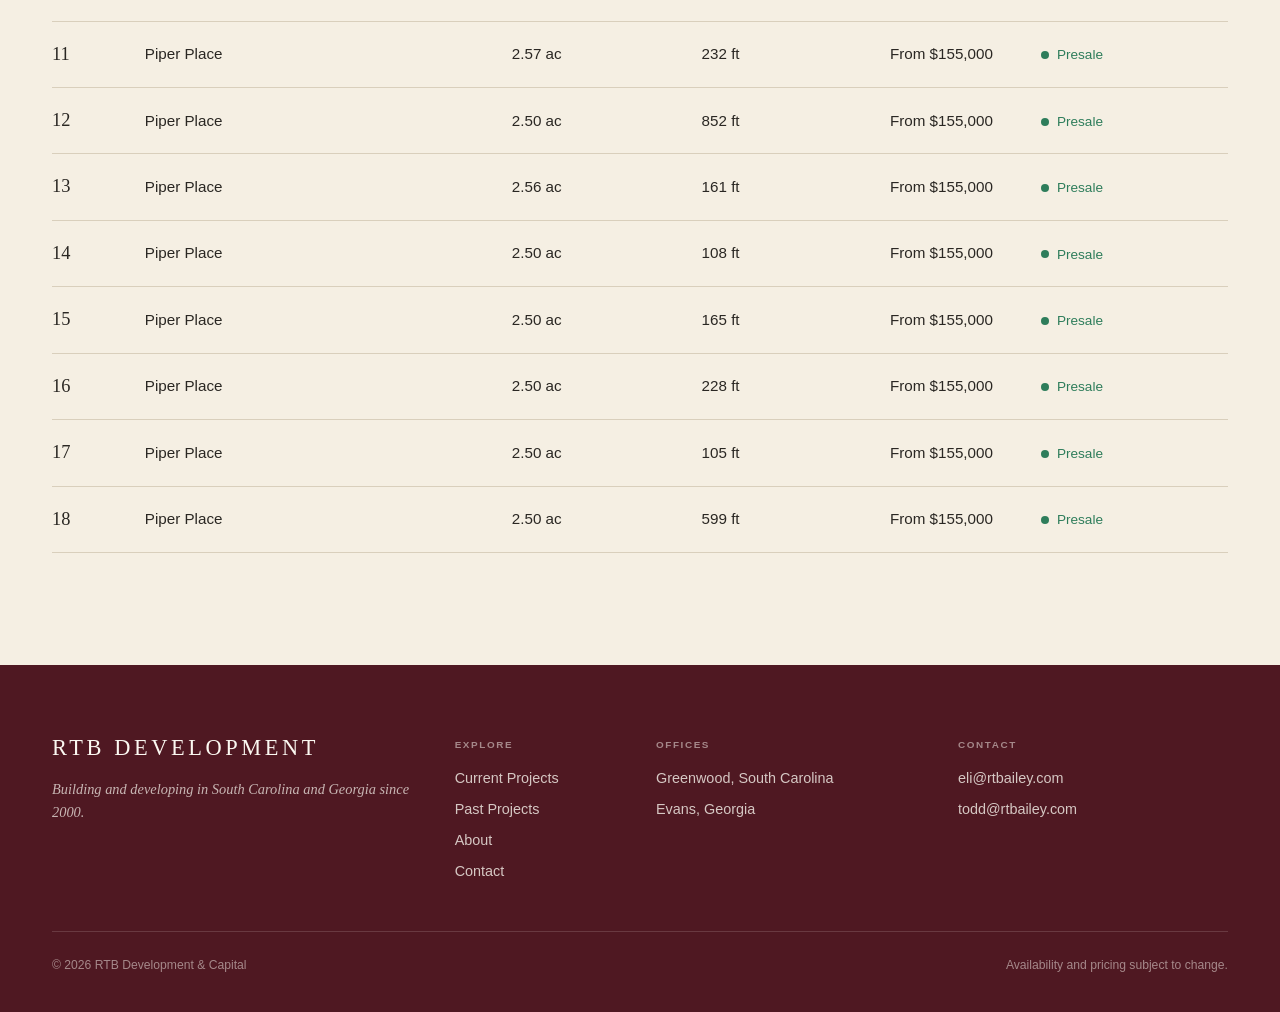
<file: inventory.html>
<!doctype html>
<html lang="en">
<head><meta name="robots" content="noindex, nofollow">
<meta charset="utf-8">
<meta http-equiv="Content-Security-Policy" content="default-src 'self'; script-src 'self' https://cdnjs.cloudflare.com; style-src 'self' 'unsafe-inline' https://fonts.googleapis.com https://cdnjs.cloudflare.com; font-src 'self' https://fonts.gstatic.com; img-src 'self' data: https://tile.openstreetmap.org; media-src 'self'; connect-src 'self'; object-src 'none'; base-uri 'self'; form-action 'self' mailto:; upgrade-insecure-requests">
<meta name="referrer" content="strict-origin-when-cross-origin">
<meta name="viewport" content="width=device-width, initial-scale=1">
<title>Current Projects · RTB Development</title>
<meta name="description" content="Available homesites across RTB Development communities, with pricing, lot sizes and status.">
<meta name="theme-color" content="#6e2230">
<link rel="icon" href="images/favicon.svg" type="image/svg+xml">
<link rel="preconnect" href="https://fonts.googleapis.com">
<link rel="preconnect" href="https://fonts.gstatic.com" crossorigin>
<link href="https://fonts.googleapis.com/css2?family=Libre+Caslon+Text:ital,wght@0,400;0,700;1,400&family=Libre+Franklin:wght@400;500;600&display=swap" rel="stylesheet">
<link rel="stylesheet" href="css/site.css?v=20261124l">
</head>
<body data-page="inventory">
<a class="skip" href="#main">Skip to content</a>
<header class="site-header"></header>
<main id="main">

<section class="page-head" style="background-image:url('images/aerial-pond.jpg')">
  <div class="wrap row">
    <h1>Current projects</h1>
    <p class="aside" id="summary"></p>
  </div>
</section>

<section>
  <div class="wrap">
    <div class="tiles" id="communities"></div>
  </div>
</section>

<section class="section" id="lots-section">
  <div class="wrap">
    <div class="section-head"><h2>Lots</h2></div>
    <div class="toolbar">
      <div class="seg" id="status-seg" role="group" aria-label="Filter by status">
        <button data-status="available" aria-pressed="true">Available</button>
        <button data-status="contract" aria-pressed="false">Under contract</button>
        <button data-status="sold" aria-pressed="false">Sold</button>
        <button data-status="all" aria-pressed="false">All</button>
      </div>
      <select class="select" id="filter-community" aria-label="Filter by community"></select>
      <span class="count" id="lot-count" aria-live="polite"></span>
    </div>
    <div class="table-wrap">
      <table class="lots">
        <thead><tr>
          <th><button data-sort="lot">Lot</button></th>
          <th class="col-comm"><button data-sort="community">Community</button></th>
          <th class="num"><button data-sort="acres">Size</button></th>
          <th class="num col-front"><button data-sort="frontage">Frontage</button></th>
          <th class="num"><button data-sort="price">Price</button></th>
          <th><button data-sort="status">Status</button></th>
        </tr></thead>
        <tbody id="lot-rows"></tbody>
      </table>
    </div>
  </div>
</section>
</main>
<footer class="site-footer"></footer>
<script src="data/inventory.js?v=20261124l"></script>
<script src="js/site.js?v=20261124l"></script>
<script src="js/pages.js?v=20261124l"></script>
</body>
</html>
</file>
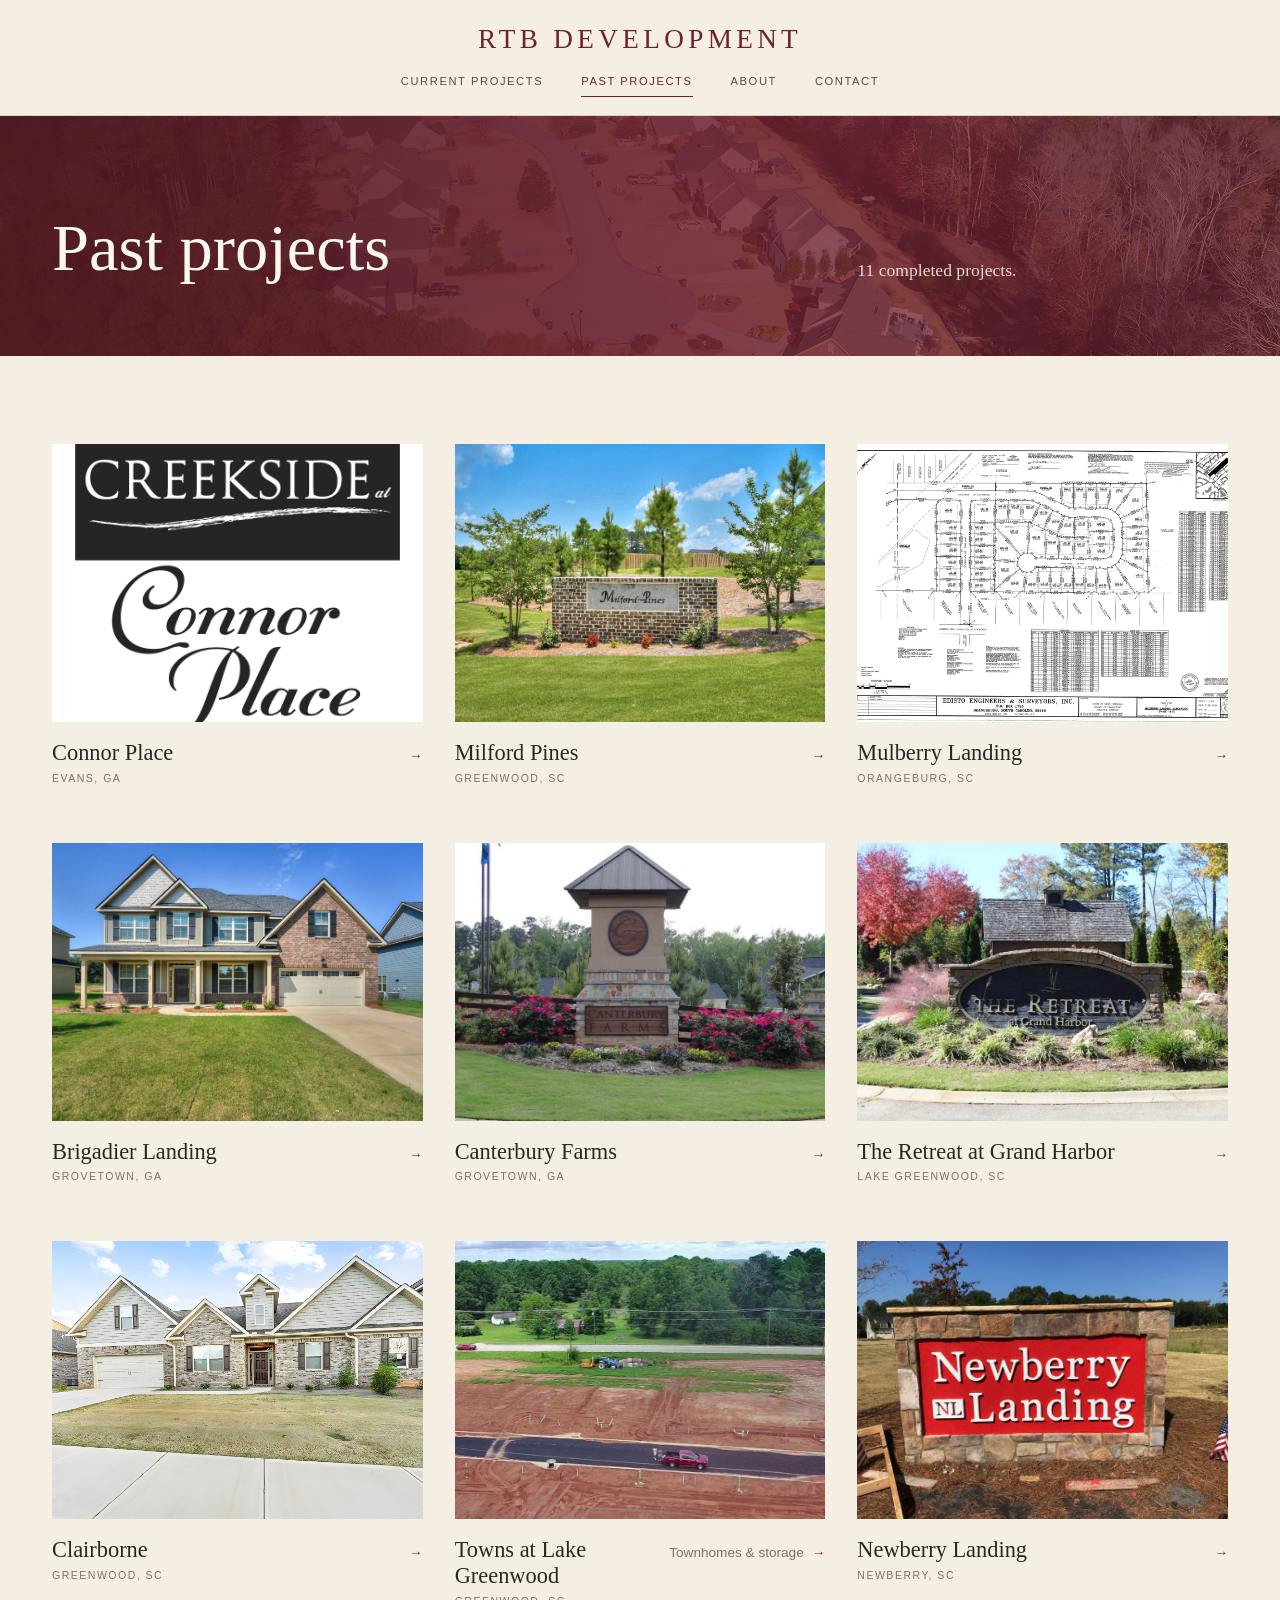
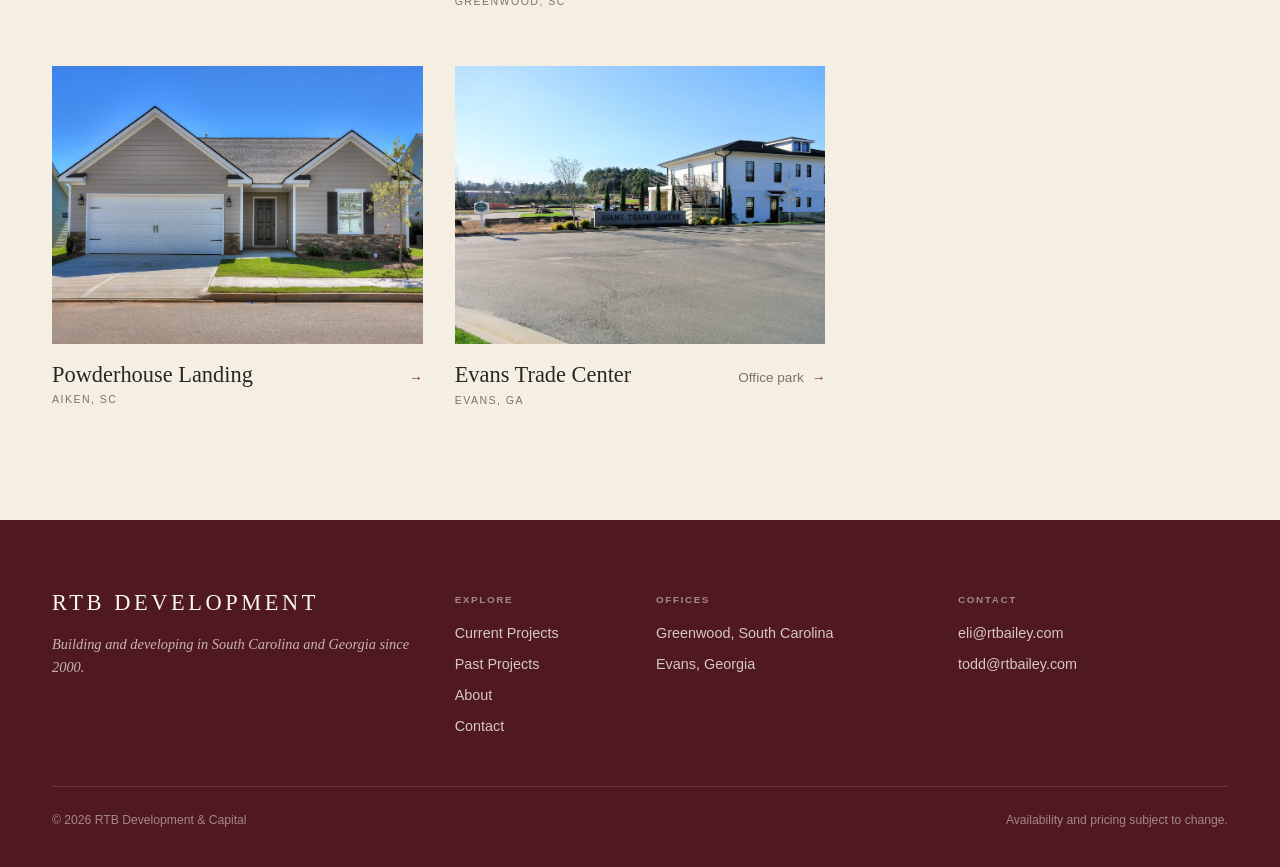
<file: projects.html>
<!doctype html>
<html lang="en">
<head><meta name="robots" content="noindex, nofollow">
<meta charset="utf-8">
<meta http-equiv="Content-Security-Policy" content="default-src 'self'; script-src 'self' https://cdnjs.cloudflare.com; style-src 'self' 'unsafe-inline' https://fonts.googleapis.com https://cdnjs.cloudflare.com; font-src 'self' https://fonts.gstatic.com; img-src 'self' data: https://tile.openstreetmap.org; media-src 'self'; connect-src 'self'; object-src 'none'; base-uri 'self'; form-action 'self' mailto:; upgrade-insecure-requests">
<meta name="referrer" content="strict-origin-when-cross-origin">
<meta name="viewport" content="width=device-width, initial-scale=1">
<title>Past Projects · RTB Development</title>
<meta name="description" content="Communities RTB Development has taken from raw land to build-ready homesites.">
<meta name="theme-color" content="#6e2230">
<link rel="icon" href="images/favicon.svg" type="image/svg+xml">
<link rel="preconnect" href="https://fonts.googleapis.com">
<link rel="preconnect" href="https://fonts.gstatic.com" crossorigin>
<link href="https://fonts.googleapis.com/css2?family=Libre+Caslon+Text:ital,wght@0,400;0,700;1,400&family=Libre+Franklin:wght@400;500;600&display=swap" rel="stylesheet">
<link rel="stylesheet" href="css/site.css?v=20261124l">
</head>
<body data-page="projects">
<a class="skip" href="#main">Skip to content</a>
<header class="site-header"></header>
<main id="main">

<section class="page-head" style="background-image:url('images/aerial-culdesac.jpg')">
  <div class="wrap row">
    <h1>Past projects</h1>
    <p class="aside" id="summary"></p>
  </div>
</section>

<section class="section" style="padding-top:0">
  <div class="wrap">
    <div class="tiles" id="project-index"></div>
  </div>
</section>
</main>
<footer class="site-footer"></footer>
<script src="data/inventory.js?v=20261124l"></script>
<script src="js/site.js?v=20261124l"></script>
<script src="js/pages.js?v=20261124l"></script>
</body>
</html>
</file>
<file: css/site.css>
/* RTB Development — public site.
   Southern heritage: Libre Caslon + Libre Franklin, parchment, maroon, pine, red clay. */

:root {
  --ink: #2a2723;
  --ink-2: #544e45;
  --muted: #7a7266;
  --rule: #d9cfbc;
  --rule-strong: #2a2723;
  --paper: #f5efe3;
  --paper-2: #fbf8f1;
  --tint: #ebe3d3;
  --cream: #fbf8f1;

  --maroon: #6e2230;
  --maroon-dark: #4f1822;
  --accent: #2e4a3b;          /* pine: available / under construction */
  --contract: #9c6a2c;        /* ochre: coming soon / under contract */
  --clay: #b5653f;
  --sold: #c4b9a4;

  --display: "Libre Caslon Text", Georgia, "Times New Roman", serif;
  --sans: "Libre Franklin", "Franklin Gothic Book", -apple-system, Arial, sans-serif;

  --max: 1240px;
  --gutter: 32px;
  --ease: cubic-bezier(.2, .7, .2, 1);
}

*, *::before, *::after { box-sizing: border-box; }
[hidden] { display: none !important; }
html { -webkit-text-size-adjust: 100%; scroll-behavior: smooth; }
body {
  margin: 0; font-family: var(--sans); font-size: 16px; line-height: 1.6;
  color: var(--ink); background: var(--paper); -webkit-font-smoothing: antialiased;
  font-feature-settings: "lnum" 1;
}
img { max-width: 100%; display: block; }
a { color: inherit; text-decoration: none; }
button { font: inherit; color: inherit; }
:focus-visible { outline: 2px solid var(--maroon); outline-offset: 3px; }
::selection { background: var(--maroon); color: var(--cream); }

.wrap { width: 100%; max-width: var(--max); margin: 0 auto; padding: 0 var(--gutter); }
.skip { position: absolute; left: -9999px; }
.skip:focus { left: 16px; top: 16px; z-index: 200; background: var(--ink); color: #fff; padding: 8px 12px; }

/* ---------- type ---------- */
h1, h2, h3 { font-family: var(--display); font-weight: 400; margin: 0; line-height: 1.15; }
h1 { font-size: clamp(2.5rem, 5.2vw, 4.25rem); line-height: 1.08; text-wrap: balance; }
h2 { font-size: clamp(1.8rem, 3vw, 2.5rem); text-wrap: balance; }
h3 { font-size: 1.35rem; }
p { margin: 0; }
.caps, .label, .nav, table.lots th, .seg button, .btn, .crumbs, .kicker {
  font-family: var(--sans); text-transform: uppercase; letter-spacing: .14em;
}
.label { font-size: .68rem; font-weight: 500; color: var(--muted); }
.kicker { font-size: .72rem; font-weight: 600; color: var(--maroon); display: flex; align-items: center; gap: 14px; margin-bottom: 18px; }
.kicker::before { content: ""; width: 28px; height: 1px; background: currentColor; }
.lede { font-family: var(--display); font-size: 1.25rem; line-height: 1.55; color: var(--ink-2); }

/* ---------- header ---------- */
.site-header { background: var(--paper); border-bottom: 1px solid var(--rule); position: relative; z-index: 60; transition: background .3s, border-color .3s, color .3s; }
.site-header .wrap { display: flex; flex-direction: column; align-items: center; gap: 14px; padding-top: 26px; padding-bottom: 18px; position: relative; }
.brand { font-family: var(--display); font-size: 1.7rem; letter-spacing: .16em; text-transform: uppercase; line-height: 1; color: var(--maroon); transition: color .3s; }
.brand span { color: inherit; }
.nav { display: flex; gap: 38px; font-size: .7rem; font-weight: 500; }
.nav a { color: var(--ink-2); padding: 6px 0; position: relative; transition: color .15s; }
.nav a::after { content: ""; position: absolute; left: 0; right: 0; bottom: 0; height: 1px; background: currentColor; transform: scaleX(0); transition: transform .25s var(--ease); }
.nav a:hover { color: var(--ink); }
.nav a:hover::after, .nav a[aria-current="page"]::after { transform: scaleX(1); }
.nav a[aria-current="page"] { color: var(--maroon); }
.nav-toggle { display: none; background: none; border: 0; padding: 10px; cursor: pointer; position: absolute; right: calc(var(--gutter) - 10px); top: 50%; transform: translateY(-50%); color: inherit; }

/* Home: header floats over the hero until you scroll. */
body[data-page="home"] .site-header { position: fixed; top: 0; left: 0; right: 0; background: transparent; border-color: transparent; color: var(--cream); }
body[data-page="home"] .site-header .brand,
body[data-page="home"] .site-header .nav a { color: var(--cream); }
body[data-page="home"] .site-header.is-solid { background: rgba(245, 239, 227, .97); border-color: var(--rule); color: var(--ink); }
body[data-page="home"] .site-header.is-solid .brand { color: var(--maroon); }
body[data-page="home"] .site-header.is-solid .nav a { color: var(--ink-2); }
body[data-page="home"] .site-header.is-solid .nav a[aria-current="page"] { color: var(--maroon); }

/* ---------- buttons ---------- */
.btn {
  display: inline-flex; align-items: center; justify-content: space-between; gap: 28px;
  min-height: 50px; padding: 0 24px; border: 1px solid var(--maroon); border-radius: 2px;
  background: var(--maroon); color: var(--cream); font-size: .7rem; font-weight: 600; cursor: pointer;
  transition: background .2s, color .2s, border-color .2s;
}
.btn::after { content: "→"; font-size: .95rem; letter-spacing: 0; transition: transform .2s var(--ease); }
.btn:hover { background: var(--maroon-dark); border-color: var(--maroon-dark); }
.btn:hover::after { transform: translateX(4px); }
.btn-line { background: transparent; color: var(--ink); border-color: var(--ink); }
.btn-line:hover { background: var(--ink); color: var(--paper); border-color: var(--ink); }
.btn-light { background: var(--cream); border-color: var(--cream); color: var(--maroon); }
.btn-light:hover { background: var(--tint); border-color: var(--tint); }
.btn-ghost { background: transparent; border-color: rgba(251,248,241,.55); color: var(--cream); }
.btn-ghost:hover { background: rgba(251,248,241,.12); border-color: var(--cream); }
.text-link { font-family: var(--display); font-style: italic; font-size: 1rem; border-bottom: 1px solid var(--rule); padding-bottom: 2px; transition: color .15s, border-color .15s; }
.text-link:hover { color: var(--maroon); border-color: var(--maroon); }

/* ---------- home hero: slow aerial pans ---------- */
.hero { position: relative; min-height: 100vh; min-height: 100svh; display: flex; align-items: flex-end; color: var(--cream); overflow: hidden; background: #1f2a22; }
.hero-reel { position: absolute; inset: 0; }
.hero-reel .shot { position: absolute; inset: -4%; background: center / cover no-repeat; opacity: 0; animation: reel 28s infinite; will-change: transform, opacity; }
.hero-reel .shot:nth-child(1) { animation-delay: -1.4s; --x0: -2%; --x1: 2%; }
.hero-reel .shot:nth-child(2) { animation-delay: 5.6s; --x0: 2%; --x1: -2%; }
.hero-reel .shot:nth-child(3) { animation-delay: 12.6s; --x0: -1%; --x1: 3%; }
.hero-reel .shot:nth-child(4) { animation-delay: 19.6s; --x0: 2%; --x1: -1%; }
@keyframes reel {
  0%   { opacity: 0; transform: scale(1.04) translateX(var(--x0)); }
  5%   { opacity: 1; }
  25%  { opacity: 1; }
  32%  { opacity: 0; transform: scale(1.14) translateX(var(--x1)); }
  100% { opacity: 0; transform: scale(1.14) translateX(var(--x1)); }
}
.hero::after {
  content: ""; position: absolute; inset: 0; pointer-events: none;
  background:
    linear-gradient(180deg, rgba(20,16,14,.55) 0%, rgba(20,16,14,0) 22%),
    linear-gradient(0deg, rgba(40,12,18,.88) 0%, rgba(40,12,18,.35) 45%, rgba(40,12,18,0) 70%);
}
.hero .wrap { position: relative; z-index: 2; padding-top: 180px; padding-bottom: 72px; }
.hero .where { font-size: .72rem; font-weight: 600; color: rgba(251,248,241,.8); margin-bottom: 22px; }
.hero h1 { font-size: clamp(2.9rem, 7vw, 6rem); max-width: 13ch; line-height: 1.02; }
.hero-foot { display: grid; grid-template-columns: repeat(12, 1fr); gap: var(--gutter); margin-top: 40px; align-items: end; }
.hero-foot p { grid-column: 1 / span 6; font-family: var(--display); font-size: 1.3rem; line-height: 1.5; color: rgba(251,248,241,.88); max-width: 40ch; }
.hero-foot .actions { grid-column: 8 / span 5; display: flex; gap: 12px; justify-content: flex-end; flex-wrap: wrap; }
.scroll-cue { position: absolute; z-index: 2; left: 50%; bottom: 22px; width: 1px; height: 44px; background: rgba(251,248,241,.35); overflow: hidden; }
.scroll-cue::after { content: ""; position: absolute; left: 0; top: -44px; width: 1px; height: 44px; background: var(--cream); animation: cue 2.4s var(--ease) infinite; }
@keyframes cue { to { top: 44px; } }

/* ---------- page banners (inner pages) ---------- */
.page-head {
  position: relative; color: var(--cream); padding: 96px 0 72px; margin-bottom: 88px;
  background: var(--maroon) center / cover no-repeat;
}
.page-head::before { content: ""; position: absolute; inset: 0; background: linear-gradient(100deg, rgba(79,24,34,.94) 0%, rgba(110,34,48,.86) 55%, rgba(110,34,48,.62) 100%); }
.page-head .wrap { position: relative; }
.page-head .row { display: grid; grid-template-columns: repeat(12, 1fr); gap: var(--gutter); align-items: end; }
.page-head h1 { grid-column: 1 / span 8; }
.page-head .aside { grid-column: 9 / span 4; font-family: var(--display); font-size: 1.1rem; color: rgba(251,248,241,.85); max-width: 36ch; }
.page-head .aside .where { display: block; font-family: var(--sans); font-size: .7rem; text-transform: uppercase; letter-spacing: .14em; font-weight: 600; color: var(--cream); margin-bottom: 10px; }
.crumbs { font-size: .66rem; margin-bottom: 26px; color: rgba(251,248,241,.7); }
.crumbs a:hover { color: var(--cream); }
.page-head .facts { border-top: 1px solid rgba(251,248,241,.35); }
.page-head .label { color: rgba(251,248,241,.7); }
.page-head .btn { background: var(--cream); border-color: var(--cream); color: var(--maroon); }

/* ---------- sections ---------- */
.section { padding: 112px 0; }
.section + .section { padding-top: 0; }
.section-head { display: flex; justify-content: space-between; align-items: flex-end; gap: 24px; margin-bottom: 44px; }
.section-head h2 { max-width: 20ch; }

/* ---------- tiles ---------- */
.tiles { display: grid; grid-template-columns: repeat(3, 1fr); gap: 56px var(--gutter); }
.tile { display: block; }
.tile-media { aspect-ratio: 4 / 3; background: var(--cream); position: relative; overflow: hidden; }
.tile-media .img { position: absolute; inset: 0; background: center / cover no-repeat; transition: transform .8s var(--ease); }
.tile:hover .tile-media .img { transform: scale(1.05); }
.tile-media.no-photo { display: flex; align-items: center; justify-content: center; flex-direction: column; gap: 12px; text-align: center; padding: 28px; color: var(--ink); font-family: var(--display); font-size: 1.55rem; line-height: 1.2; box-shadow: inset 0 0 0 1px var(--rule); }
.tile-media.no-photo::after { content: ""; position: absolute; inset: 10px; border: 1px solid var(--rule); pointer-events: none; }
.tile-media.no-photo small { font-family: var(--sans); font-size: .6rem; letter-spacing: .16em; text-transform: uppercase; color: var(--muted); }
.tile-past .tile-media.no-photo { background-color: var(--tint); box-shadow: none; }
.tile-past .tile-media.no-photo::after { border-color: rgba(42,39,35,.18); }
.tile-flag { position: absolute; top: 14px; left: 14px; z-index: 2; background: var(--cream); font-size: .6rem; font-weight: 600; letter-spacing: .14em; text-transform: uppercase; padding: 7px 10px; }
.tile-body { padding-top: 18px; display: flex; justify-content: space-between; align-items: baseline; gap: 16px; }
.tile-body h3 { font-size: 1.4rem; transition: color .15s; }
.tile-loc { margin-top: 4px; font-size: .66rem; font-weight: 500; letter-spacing: .14em; text-transform: uppercase; color: var(--muted); }
a.tile:hover h3 { color: var(--maroon); }
.tile-meta { font-size: .85rem; color: var(--muted); text-align: right; white-space: nowrap; flex: none; }
.tile-meta .avail { color: var(--accent); font-weight: 500; }
.tile-go { color: var(--maroon); display: inline-block; margin-left: 8px; transition: transform .2s var(--ease); }
a.tile:hover .tile-go { transform: translateX(4px); }
.tile-note { margin-top: 6px; font-size: .9rem; color: var(--ink-2); }

/* ---------- status ---------- */
.avail { color: var(--accent); font-weight: 500; }
.phase { font-family: var(--sans); font-size: .64rem; font-weight: 600; text-transform: uppercase; letter-spacing: .14em; }
.phase-construction, .phase-selling, .phase-presale { color: var(--accent); }
.phase-coming-soon { color: var(--contract); }
.status { display: inline-flex; align-items: center; gap: 8px; font-size: .85rem; white-space: nowrap; }
.status::before { content: ""; width: 8px; height: 8px; border-radius: 50%; background: currentColor; }
.status-available { color: var(--accent); }
.status-contract { color: var(--contract); }
.status-sold { color: var(--muted); }
.status-sold::before { background: var(--sold); }
.status-planned { color: #3f6f95; }

/* ---------- founder teaser (home) ---------- */
.teaser { display: grid; grid-template-columns: repeat(12, 1fr); gap: var(--gutter); align-items: center; }
.teaser-photo { grid-column: 1 / span 6; aspect-ratio: 5 / 4; background: var(--tint) center / cover no-repeat; position: relative; }
.teaser-photo::after { content: ""; position: absolute; inset: 14px; border: 1px solid rgba(251,248,241,.6); pointer-events: none; }
.teaser-body { grid-column: 8 / span 5; }
.teaser-body .lede { margin-top: 24px; }
.teaser-body .sig { margin-top: 28px; font-family: var(--display); font-style: italic; font-size: 1.15rem; }
.teaser-body .sig span { display: block; font-family: var(--sans); font-style: normal; font-size: .64rem; letter-spacing: .14em; text-transform: uppercase; color: var(--muted); margin-top: 4px; }
.teaser-body .btn { margin-top: 36px; }

/* ---------- closing band ---------- */
.closing { position: relative; color: var(--cream); background: #2a2a24 center / cover no-repeat; }
.closing::before { content: ""; position: absolute; inset: 0; background: linear-gradient(90deg, rgba(40,12,18,.9) 0%, rgba(40,12,18,.62) 55%, rgba(40,12,18,.3) 100%); }
.closing .wrap { position: relative; padding-top: 140px; padding-bottom: 140px; }
.closing h2 { font-size: clamp(2.2rem, 4.4vw, 3.6rem); max-width: 16ch; }
.closing p { margin-top: 20px; font-family: var(--display); font-size: 1.2rem; color: rgba(251,248,241,.85); max-width: 42ch; }
.closing .actions { margin-top: 36px; display: flex; gap: 12px; flex-wrap: wrap; }

/* ---------- lot table ---------- */
.toolbar { display: flex; flex-wrap: wrap; gap: 24px; align-items: center; padding: 18px 0; border-bottom: 1px solid var(--rule); border-top: 3px double var(--rule-strong); }
.seg { display: flex; gap: 22px; }
.seg button { background: none; border: 0; padding: 8px 0; cursor: pointer; font-size: .68rem; color: var(--muted); border-bottom: 1px solid transparent; transition: color .15s, border-color .15s; }
.seg button:hover { color: var(--ink); }
.seg button[aria-pressed="true"] { color: var(--ink); border-bottom-color: var(--maroon); }
.select {
  appearance: none; -webkit-appearance: none; cursor: pointer; border: 0; border-bottom: 1px solid var(--rule);
  background: transparent url("data:image/svg+xml,%3Csvg xmlns='http://www.w3.org/2000/svg' width='10' height='6'%3E%3Cpath d='M1 1l4 4 4-4' stroke='%232a2723' fill='none'/%3E%3C/svg%3E") right 2px center no-repeat;
  padding: 8px 24px 8px 0; font-size: .9rem; color: var(--ink); font-family: var(--sans);
}
.toolbar .count { margin-left: auto; font-size: .9rem; color: var(--muted); }
.table-wrap { overflow-x: auto; }
table.lots { width: 100%; border-collapse: collapse; font-size: .95rem; }
table.lots th { text-align: left; font-weight: 500; font-size: .64rem; color: var(--muted); padding: 16px 16px 12px 0; border-bottom: 1px solid var(--rule); white-space: nowrap; }
table.lots th button { all: unset; cursor: pointer; }
table.lots th button:hover { color: var(--ink); }
table.lots th button[data-dir]::after { content: " ↓"; }
table.lots th button[data-dir="asc"]::after { content: " ↑"; }
table.lots td { padding: 18px 16px 18px 0; border-bottom: 1px solid var(--rule); white-space: nowrap; }
table.lots tbody tr { cursor: pointer; transition: background .12s; }
table.lots tbody tr:hover { background: var(--tint); }
table.lots .lot-id { font-family: var(--display); font-size: 1.15rem; }
table.lots .num, table.lots th.num { text-align: right; }
table.lots td:last-child, table.lots th:last-child { padding-right: 0; padding-left: 32px; }
.empty { padding: 48px 0; color: var(--muted); }

/* ---------- community ---------- */
.facts { display: grid; grid-template-columns: repeat(4, 1fr); gap: var(--gutter); margin-top: 56px; }
.facts > div { padding-top: 16px; }
.fact-value { font-family: var(--display); font-size: 1.9rem; line-height: 1.15; }
.facts .label { margin-top: 6px; }
.plan-grid { display: grid; grid-template-columns: repeat(12, 1fr); gap: var(--gutter); align-items: start; }
.plan { grid-column: 1 / span 8; }
.plan-bar { display: flex; justify-content: space-between; align-items: center; gap: 16px; flex-wrap: wrap; padding-bottom: 14px; }
.legend { display: flex; gap: 20px; flex-wrap: wrap; }
.site-plan { display: block; width: 100%; height: auto; background: var(--tint); }
.site-plan .lot { cursor: pointer; outline: none; }
.site-plan .lot rect, .site-plan .lot path { stroke: var(--paper); stroke-width: 3; transition: opacity .15s; }
.site-plan .lot:hover rect, .site-plan .lot:hover path, .site-plan .lot:focus-visible rect, .site-plan .lot:focus-visible path { opacity: .85; }
.site-plan .lot.is-selected rect, .site-plan .lot.is-selected path { stroke: var(--ink); stroke-width: 4; }
.site-plan .lot text { pointer-events: none; font-family: var(--display); font-size: 24px; fill: var(--cream); }
.site-plan .lot text.sub { font-family: var(--sans); font-size: 12px; fill: rgba(255,255,255,.85); }
.site-plan .lot-sold text { fill: var(--ink-2); }
.site-plan .lot-sold text.sub { fill: var(--muted); }
.plan-note { margin-top: 12px; font-size: .8rem; color: var(--muted); }
.detail { grid-column: 9 / span 4; border-top: 3px double var(--rule-strong); padding-top: 20px; position: sticky; top: 24px; }
.detail .top { display: flex; justify-content: space-between; align-items: baseline; gap: 12px; }
.detail .name { font-family: var(--display); font-size: 2.5rem; line-height: 1; }
.detail .price { font-family: var(--display); font-size: 1.7rem; margin-top: 20px; }
.spec { list-style: none; margin: 24px 0 0; padding: 0; }
.spec li { display: flex; justify-content: space-between; gap: 16px; padding: 12px 0; border-top: 1px solid var(--rule); font-size: .92rem; }
.spec li span:first-child { color: var(--muted); }
.spec li span:last-child { text-align: right; }
.detail .note { margin-top: 16px; font-size: .92rem; color: var(--ink-2); }
.detail .actions { display: grid; gap: 10px; margin-top: 24px; }
.two-col { display: grid; grid-template-columns: repeat(12, 1fr); gap: var(--gutter); }
.two-col > :first-child { grid-column: 1 / span 4; }
.two-col > :last-child { grid-column: 5 / span 8; }
.plain-list { list-style: none; margin: 0; padding: 0; }
.plain-list li { padding: 12px 0; border-bottom: 1px solid var(--rule); font-size: .95rem; }
.project-cta { display: grid; grid-template-columns: repeat(12, 1fr); gap: var(--gutter); align-items: center; }
.project-cta-media { grid-column: 1 / span 7; }
.project-cta-media .tile-media { aspect-ratio: 16 / 10; }
.project-cta-body { grid-column: 9 / span 4; }
.project-cta-body .lede { margin: 18px 0 32px; }

/* ---------- project gallery ---------- */
.gallery { display: grid; grid-template-columns: repeat(2, 1fr); gap: var(--gutter); }
.gallery-item { display: block; aspect-ratio: 16 / 9; background: var(--tint) center / cover no-repeat; transition: opacity .2s; }
.gallery-item:hover { opacity: .9; }
.gallery-item:only-child { grid-column: 1 / -1; aspect-ratio: 21 / 9; }
.gallery-video { display: block; width: 100%; aspect-ratio: 16 / 9; background: #1c1a17; object-fit: cover; }
.gallery-video { grid-column: 1 / -1; }
.gallery-single { grid-column: 1 / -1; display: block; }
.gallery-single img { display: block; max-width: 100%; max-height: 720px; width: auto; height: auto; margin: 0 auto; }
/* static colored site plan on a project page */
.layout-plan { display: block; border: 1px solid var(--line, rgba(0,0,0,.12)); }
.layout-plan img { display: block; width: 100%; height: auto; }

/* ---------- about ---------- */
.prose { font-family: var(--display); font-size: 1.15rem; line-height: 1.65; color: var(--ink-2); }
.prose p + p { margin-top: 1em; }
.founder { display: grid; grid-template-columns: repeat(12, 1fr); gap: var(--gutter); align-items: start; }
.founder-photo { grid-column: 1 / span 5; aspect-ratio: 3 / 2; background: var(--tint) center / cover no-repeat; position: sticky; top: 32px; }
.founder-photo::after { content: ""; position: absolute; inset: 12px; border: 1px solid rgba(251,248,241,.55); pointer-events: none; }
.founder-photo.no-photo { display: flex; align-items: flex-end; padding: 28px; font-family: var(--display); font-size: 1.3rem; color: var(--ink-2); }
.founder-photo.no-photo::after { border-color: rgba(42,39,35,.2); }
.founder-body { grid-column: 7 / span 6; }
.founder-body h2 { font-size: clamp(2.1rem, 3.6vw, 3rem); }
.founder-body .label { margin-top: 10px; color: var(--maroon); }
.founder-body .prose { margin-top: 28px; padding-top: 26px; border-top: 3px double var(--rule-strong); }
.founder-body .prose p:last-child { font-family: var(--sans); font-size: .7rem; text-transform: uppercase; letter-spacing: .14em; color: var(--muted); margin-top: 1.8em; }

/* ---------- contact ---------- */
.contact-grid { display: grid; grid-template-columns: repeat(12, 1fr); gap: var(--gutter); }
.contact-info { grid-column: 1 / span 4; }
.contact-info h2 { margin-bottom: 32px; }
.contact-info dl { margin: 0; display: grid; gap: 28px; }
.contact-info dd { margin: 8px 0 0; font-family: var(--display); font-size: 1.15rem; line-height: 1.5; }
.contact-info dd a { border-bottom: 1px solid var(--rule); }
.contact-info dd a:hover { border-color: var(--maroon); color: var(--maroon); }
.form { grid-column: 6 / span 7; display: grid; gap: 30px; background: var(--paper-2); padding: 44px; box-shadow: inset 0 0 0 1px var(--rule); }
.form-row { display: grid; grid-template-columns: 1fr 1fr; gap: var(--gutter); }
.field { display: grid; gap: 4px; }
.field label { font-size: .64rem; font-weight: 500; color: var(--muted); text-transform: uppercase; letter-spacing: .14em; }
.field input, .field select, .field textarea {
  font: inherit; font-size: 1rem; color: var(--ink); background: transparent;
  border: 0; border-bottom: 1px solid var(--rule); border-radius: 0; padding: 10px 0; min-height: 44px; transition: border-color .15s;
}
.field select { appearance: none; -webkit-appearance: none; cursor: pointer; background: url("data:image/svg+xml,%3Csvg xmlns='http://www.w3.org/2000/svg' width='10' height='6'%3E%3Cpath d='M1 1l4 4 4-4' stroke='%232a2723' fill='none'/%3E%3C/svg%3E") right 2px center no-repeat; }
.field textarea { min-height: 120px; resize: vertical; }
.field input:focus, .field select:focus, .field textarea:focus { outline: none; border-bottom-color: var(--maroon); }
.form .btn { justify-self: start; min-width: 220px; }
.form-status { font-size: .9rem; color: var(--accent); min-height: 1.4em; }
.form-status.error { color: #a4402f; }

/* ---------- footer ---------- */
.site-footer { background: var(--maroon-dark); color: rgba(251,248,241,.78); font-size: .9rem; }
.site-footer .wrap { padding-top: 72px; padding-bottom: 36px; }
.footer-top { display: grid; grid-template-columns: repeat(12, 1fr); gap: var(--gutter); padding-bottom: 48px; border-bottom: 1px solid rgba(251,248,241,.15); }
.site-footer .brand { color: var(--cream); font-size: 1.4rem; }
.footer-brand { grid-column: 1 / span 4; }
.footer-brand p { margin-top: 16px; font-family: var(--display); font-style: italic; color: rgba(251,248,241,.7); }
.footer-col { grid-column: span 2; }
.footer-col.wide { grid-column: span 3; }
.footer-col h5 { margin: 0 0 14px; font-size: .62rem; font-weight: 600; letter-spacing: .16em; text-transform: uppercase; color: rgba(251,248,241,.5); }
.footer-col ul { list-style: none; margin: 0; padding: 0; display: grid; gap: 8px; }
.footer-col a:hover { color: var(--cream); }
.footer-bottom { padding-top: 24px; display: flex; justify-content: space-between; gap: 16px; flex-wrap: wrap; font-size: .76rem; color: rgba(251,248,241,.5); }

/* ---------- reveal on scroll ---------- */
.reveal { opacity: 0; transform: translateY(18px); transition: opacity .8s var(--ease), transform .8s var(--ease); }
.reveal.is-in { opacity: 1; transform: none; }

/* ---------- responsive ---------- */
@media (max-width: 1000px) {
  .tiles { grid-template-columns: repeat(2, 1fr); }
  .plan, .detail { grid-column: 1 / -1; }
  .detail { position: static; }
  .page-head h1, .page-head .aside { grid-column: 1 / -1; }
  .page-head .aside { margin-top: 20px; }
  .teaser-photo, .teaser-body, .project-cta-media, .project-cta-body { grid-column: 1 / -1; }
  .footer-brand { grid-column: 1 / -1; }
  .footer-col, .footer-col.wide { grid-column: span 4; }
}
@media (max-width: 780px) {
  :root { --gutter: 20px; }
  .nav-toggle { display: block; }
  .site-header .wrap { align-items: flex-start; padding-top: 18px; padding-bottom: 18px; }
  .brand { font-size: 1.2rem; }
  .nav { position: absolute; top: 100%; left: 0; right: 0; flex-direction: column; gap: 0; background: var(--paper); border-bottom: 1px solid var(--rule); padding: 0 var(--gutter) 16px; display: none; z-index: 50; }
  .nav.is-open { display: flex; }
  .nav a, body[data-page="home"] .site-header .nav a { padding: 14px 0; border-bottom: 1px solid var(--rule); font-size: .78rem; color: var(--ink-2); }
  .nav a::after { display: none; }
  .hero .wrap { padding-bottom: 64px; }
  .scroll-cue { display: none; }
  .section-head { flex-direction: column; align-items: flex-start; gap: 16px; margin-bottom: 32px; }
  .hero-foot p, .hero-foot .actions { grid-column: 1 / -1; justify-content: flex-start; }
  .section { padding: 80px 0; }
  .page-head { padding: 64px 0 52px; margin-bottom: 64px; }
  .tiles { grid-template-columns: 1fr; gap: 40px; }
  .facts { grid-template-columns: repeat(2, 1fr); row-gap: 20px; }
  .two-col > :first-child, .two-col > :last-child { grid-column: 1 / -1; }
  .founder-photo, .founder-body { grid-column: 1 / -1; }
  .gallery { grid-template-columns: 1fr; }
  .founder-photo { position: relative; top: 0; }
  .contact-info, .form { grid-column: 1 / -1; }
  .form { padding: 24px; }
  .form-row { grid-template-columns: 1fr; }
  .closing .wrap { padding-top: 96px; padding-bottom: 96px; }
  .footer-col, .footer-col.wide { grid-column: 1 / -1; }
  table.lots .col-front { display: none; }
  .toolbar .count { margin-left: 0; }
}
@media (max-width: 480px) {
  table.lots .col-comm { display: none; }
  table.lots th, table.lots td { padding-right: 10px; }
  table.lots td:last-child, table.lots th:last-child { padding-left: 8px; }
  table.lots .status { white-space: normal; font-size: .8rem; }
}
@media (prefers-reduced-motion: reduce) {
  html { scroll-behavior: auto; }
  *, *::before, *::after { transition: none !important; animation: none !important; }
  .hero-reel .shot:first-child { opacity: 1; transform: none; }
  .reveal { opacity: 1; transform: none; }
}

/* Rendered site plans (overlay: "outline"): status as a soft tint + thin outline so the drawing stays readable. */
.site-plan .lot path.outline { fill-opacity: var(--tint, .35); stroke-width: var(--outline, 2); stroke-opacity: .9; }
.site-plan .lot:hover path.outline, .site-plan .lot:focus-visible path.outline { opacity: 1; fill-opacity: calc(var(--tint, .35) + .2); }
.site-plan .lot.is-selected path.outline { fill-opacity: calc(var(--tint, .35) + .3); stroke: var(--ink); stroke-width: calc(var(--outline, 2) + 2); }
.legend-extra { display: inline-flex; align-items: center; gap: 6px; font-size: .85rem; color: var(--muted); }
.legend-extra i { width: 10px; height: 10px; border-radius: 2px; display: inline-block; box-shadow: inset 0 0 0 1px rgba(0,0,0,.18); }

/* project details list */
.detail-list { margin: 0; }
.detail-list > div { display: grid; grid-template-columns: 11rem 1fr; gap: 16px; padding: 12px 0; border-bottom: 1px solid var(--rule); }
.detail-list dt { font-size: .74rem; letter-spacing: .12em; text-transform: uppercase; color: var(--muted, #6f6a62); padding-top: 3px; }
.detail-list dd { margin: 0; }
@media (max-width: 600px) { .detail-list > div { grid-template-columns: 1fr; gap: 2px; } }

/* project overview: photo + details side by side */
#interest-section .project-cta { align-items: start; }
#interest-section .project-cta-media { grid-column: 1 / span 7; }
#interest-section .project-cta-body { grid-column: 8 / span 5; }
#interest-section .project-cta-body h2 { margin-bottom: 18px; }
.overview-details > div { grid-template-columns: 7.5rem 1fr; gap: 12px; padding: 9px 0; font-size: .9rem; }
.overview-details dt { font-size: .66rem; }
#interest-section .project-cta-body .lede { margin: 22px 0 26px; font-size: 1rem; }
@media (max-width: 1000px) { #interest-section .project-cta-media { position: static; } #interest-section .project-cta-media, #interest-section .project-cta-body { grid-column: 1 / -1; } }

/* Small disclaimer on a project's main photo (e.g. an artist's rendering). */
.tile-media { position: relative; }
.photo-note { position: absolute; z-index: 2; left: 10px; bottom: 10px; max-width: calc(100% - 20px); margin: 0; padding: 4px 9px; border-radius: 3px;
  background: rgba(20, 16, 12, .62); color: #f5efe4; font-size: 11.5px; line-height: 1.3; letter-spacing: .01em; pointer-events: none; }
.tile .photo-note { left: 8px; bottom: 8px; font-size: 10.5px; padding: 3px 7px; }

/* Features list under the overview photo, filling the space beside the details. */
.cta-features { margin-top: 36px; }
.cta-features h3 { font-family: var(--display); font-weight: 400; font-size: 1.5rem; margin: 0 0 6px; }
.cta-features .plain-list li { padding: 10px 0; }
.cta-features #c-plat:not(:empty) { margin-top: 16px; }

/* Location map + distances (project pages with `map`) */
.where { display: grid; grid-template-columns: repeat(12, 1fr); gap: 0 32px; align-items: start; }
.where-map { grid-column: 1 / span 7; aspect-ratio: 4 / 3; background: var(--tint); border: 1px solid var(--rule); z-index: 0; }
.where-body { grid-column: 8 / span 5; }
.where-body h2 { margin-bottom: 14px; }
.where-list { list-style: none; margin: 18px 0 0; padding: 0; border-top: 1px solid var(--rule); }
.where-list li { display: flex; justify-content: space-between; gap: 16px; padding: 14px 0; border-bottom: 1px solid var(--rule); }
.where-list .pl { font-family: var(--display); font-size: 1.15rem; }
.where-list .d { color: var(--muted); font-size: .92rem; white-space: nowrap; }
.where .plan-note { margin-top: 12px; }
.map-label { background: rgba(255,255,255,.92); border: 0; border-radius: 3px; box-shadow: 0 1px 3px rgba(0,0,0,.25); font: 600 12px/1.2 var(--sans); color: #2a2723; padding: 3px 7px; }
.map-label::before { display: none; }
.map-label-site { background: #6e2230; color: #fff; font-size: 13px; }
@media (max-width: 1000px) { .where-map, .where-body { grid-column: 1 / -1; } .where-body { margin-top: 24px; } }

.status-presale { color: #2e7d5b; }
.status-later { color: #3f6f95; }
.where-map .leaflet-tile-pane { filter: saturate(.55) sepia(.12) brightness(1.03); }
</file>
